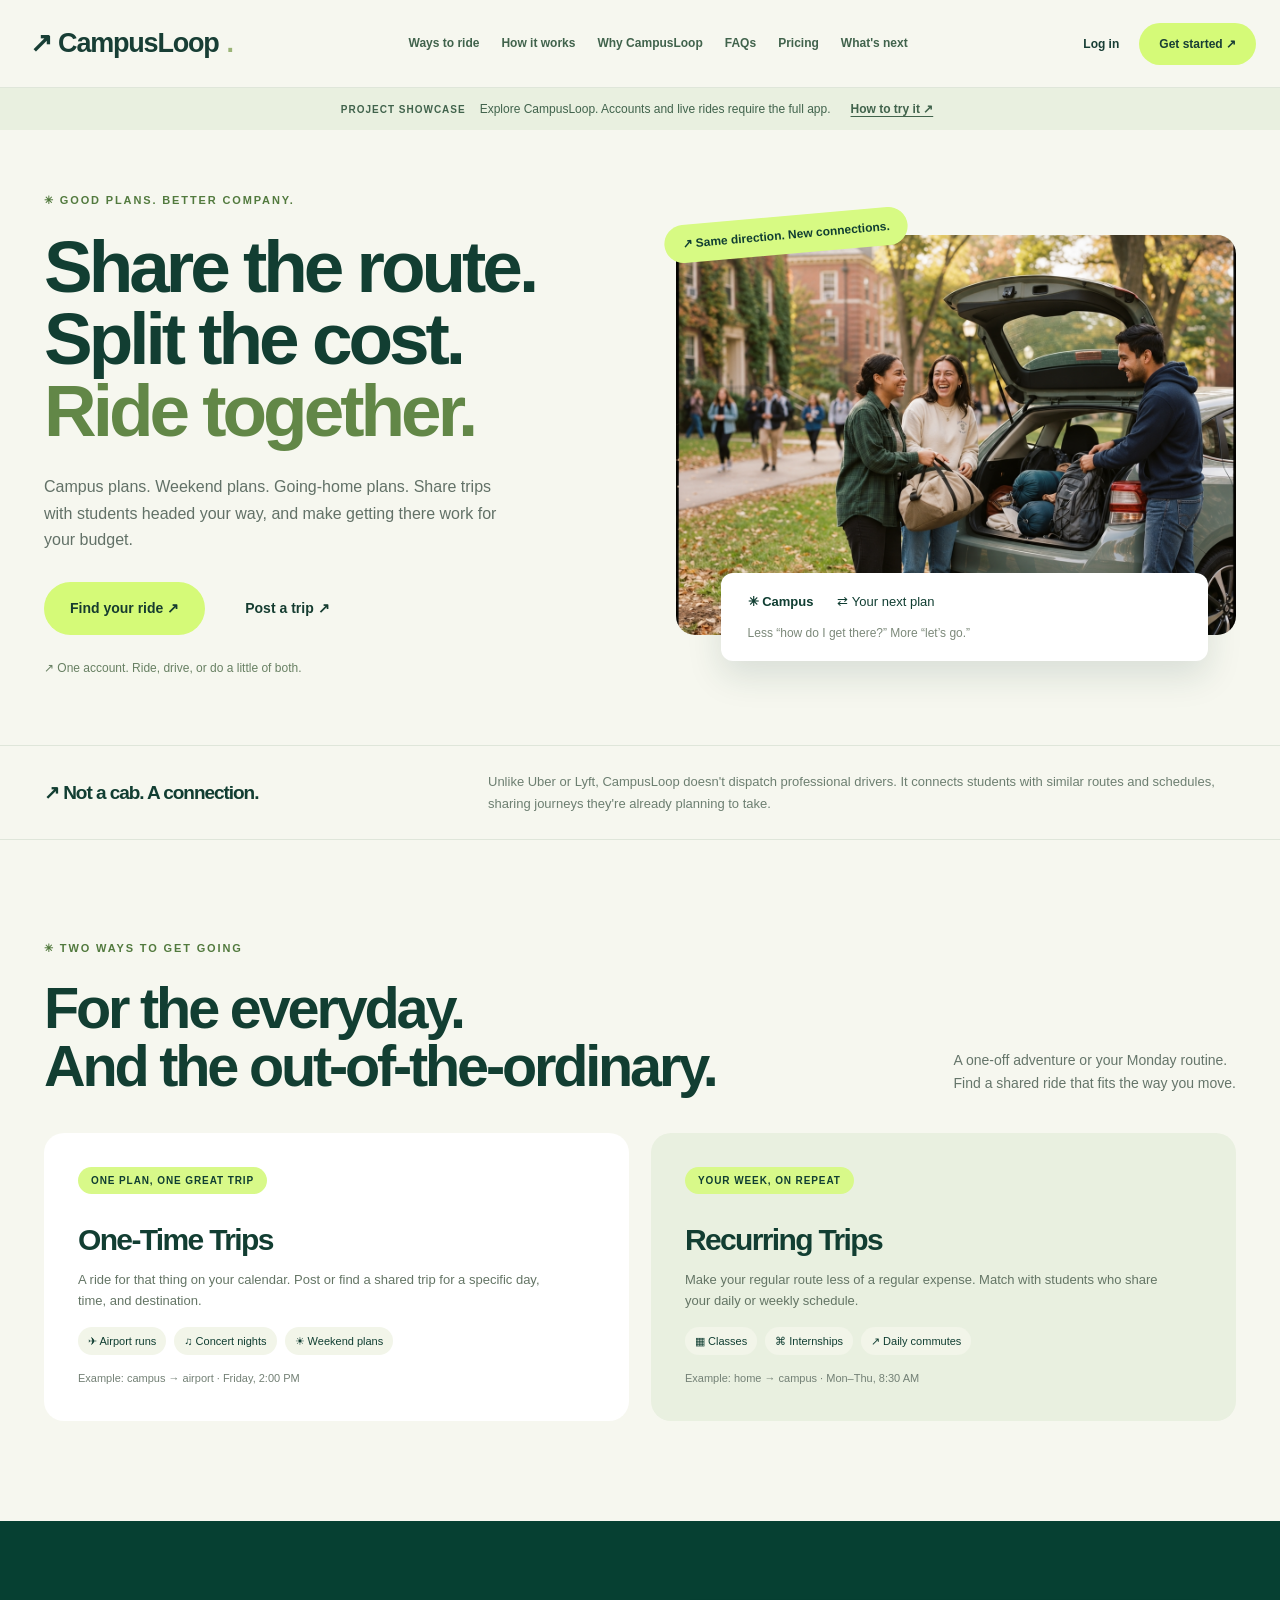
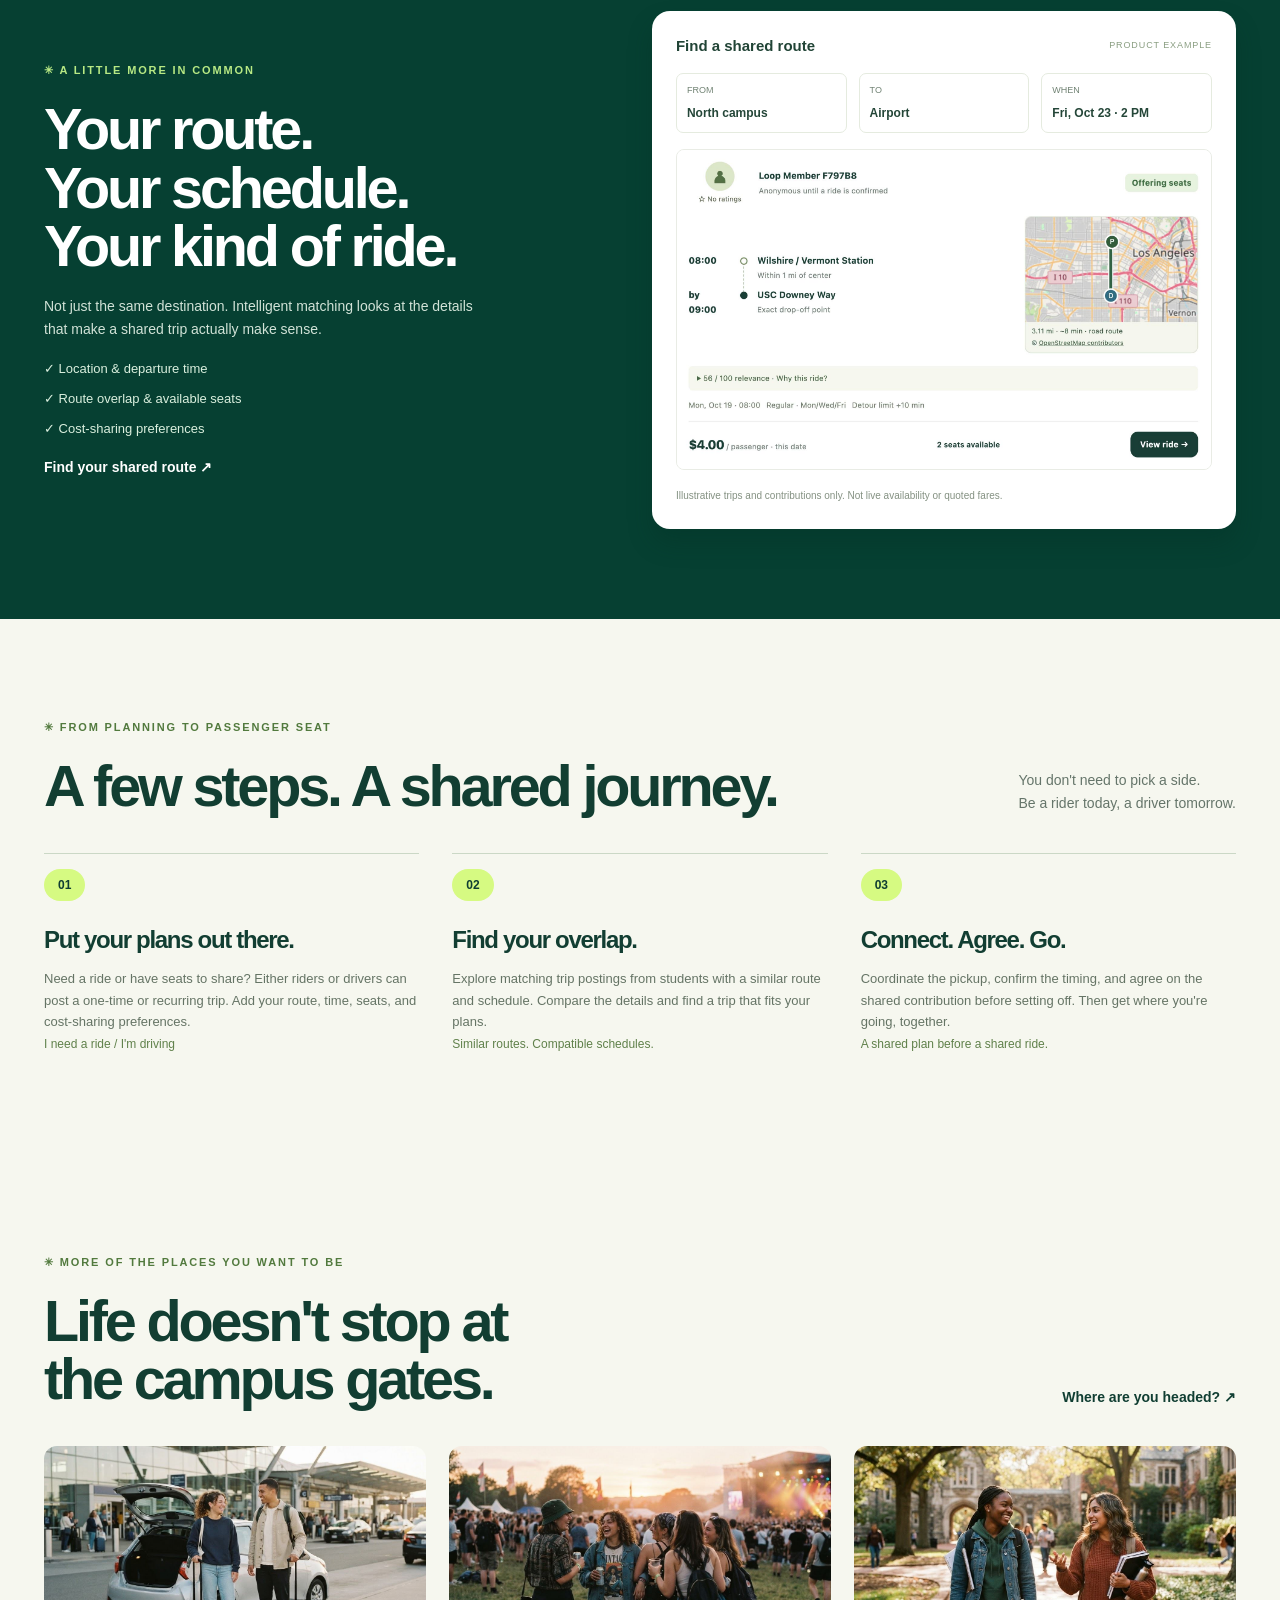
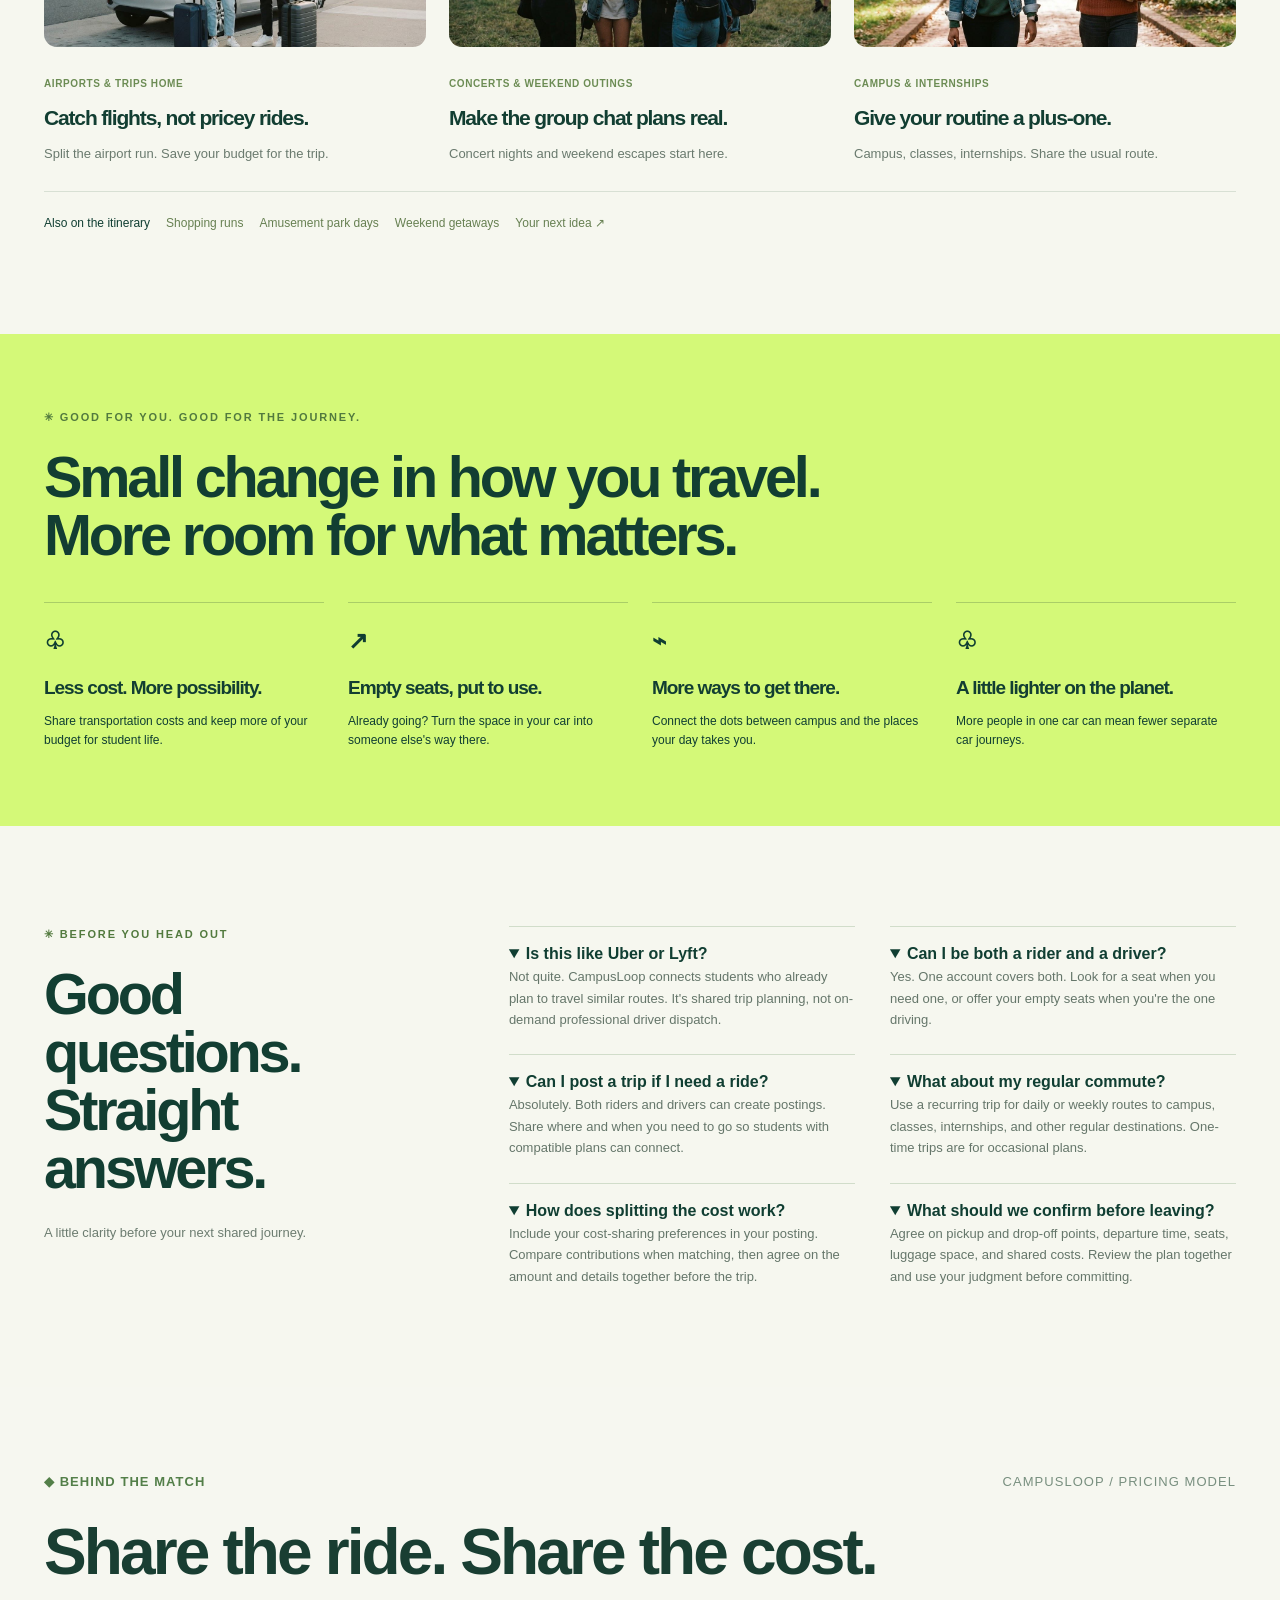
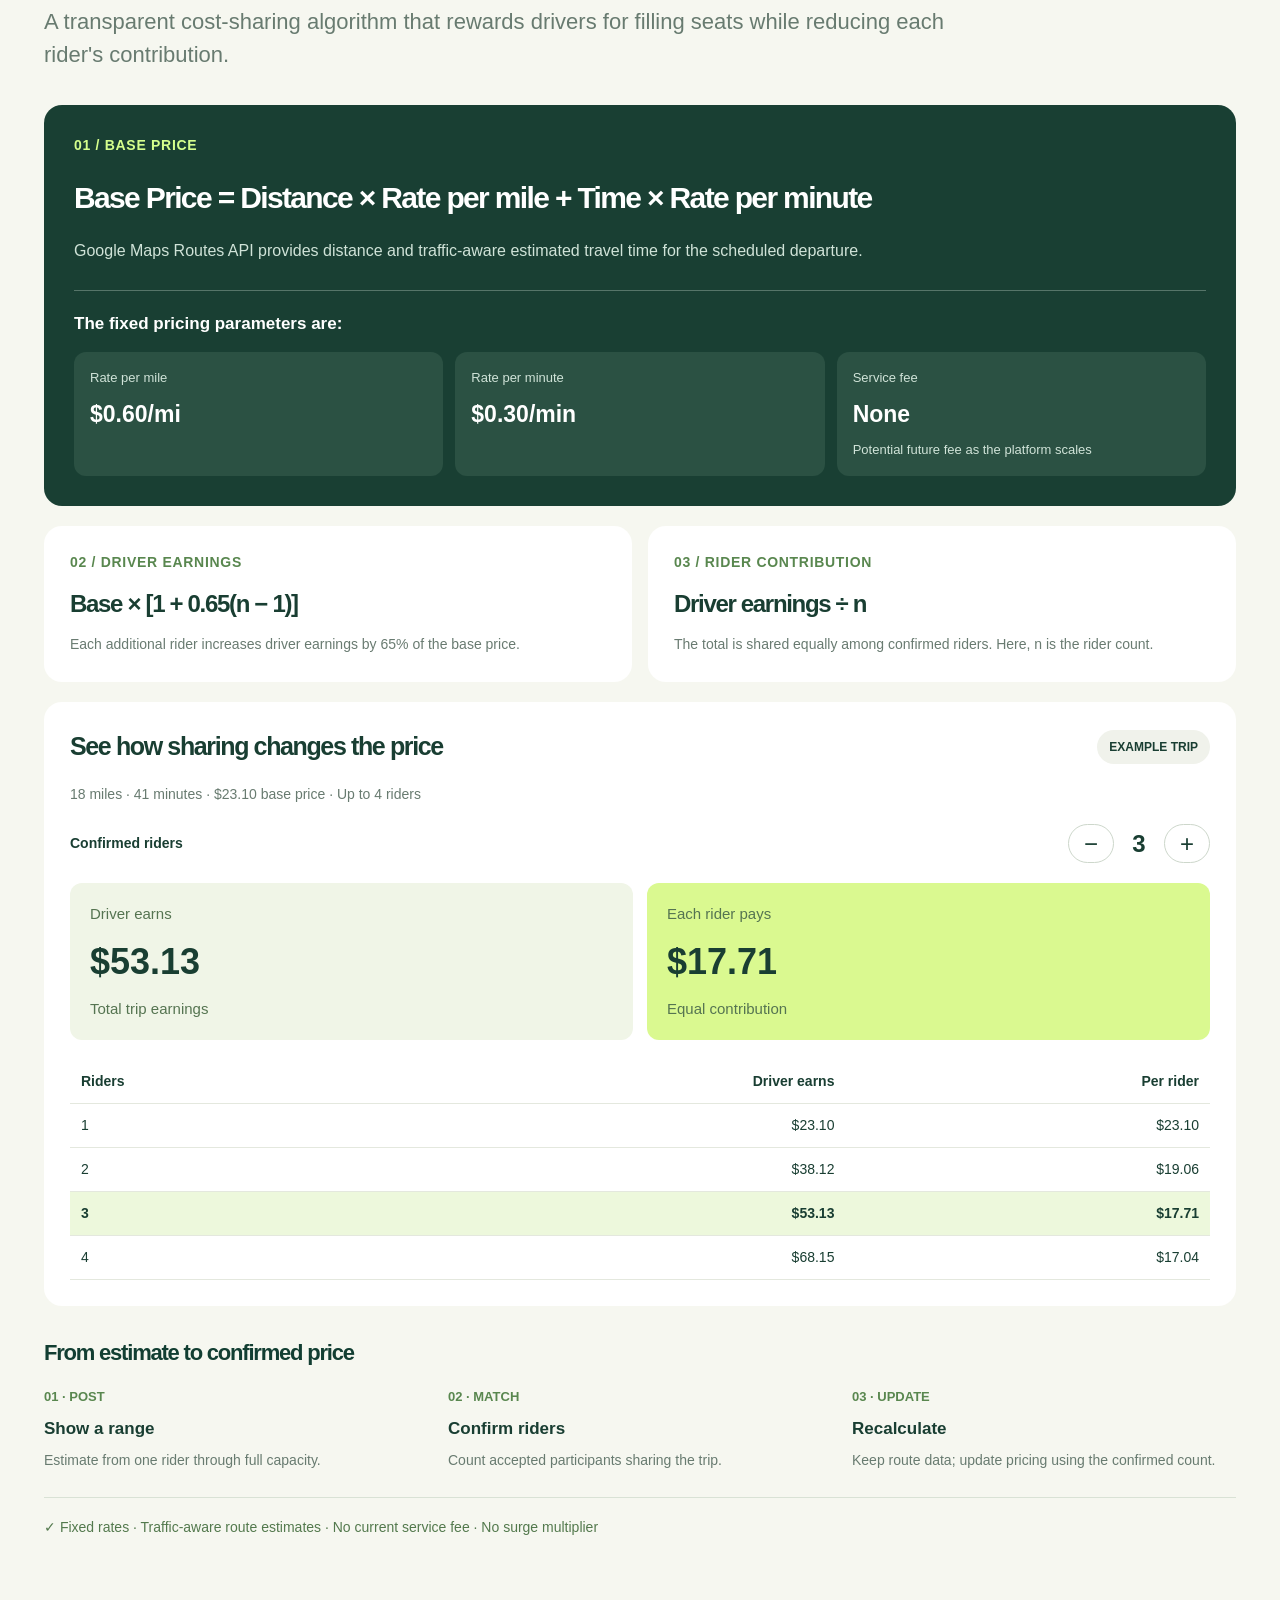
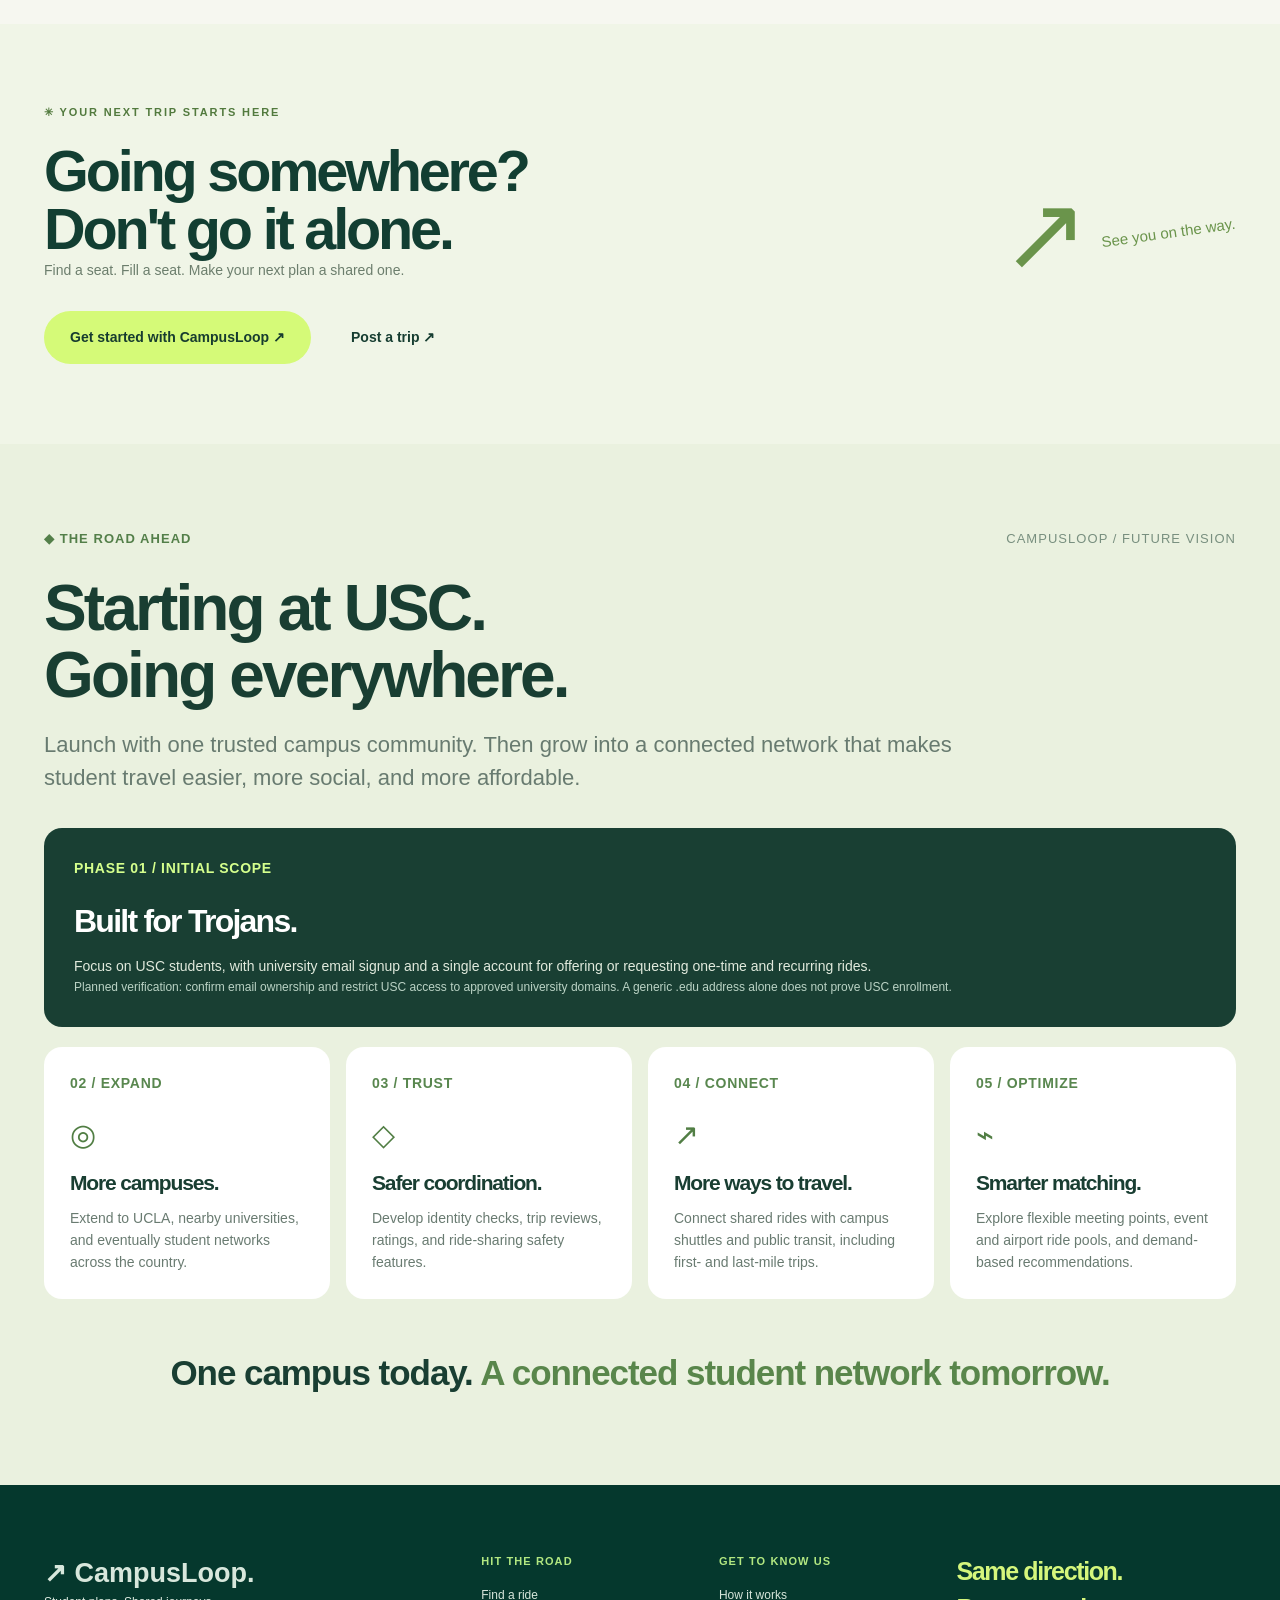
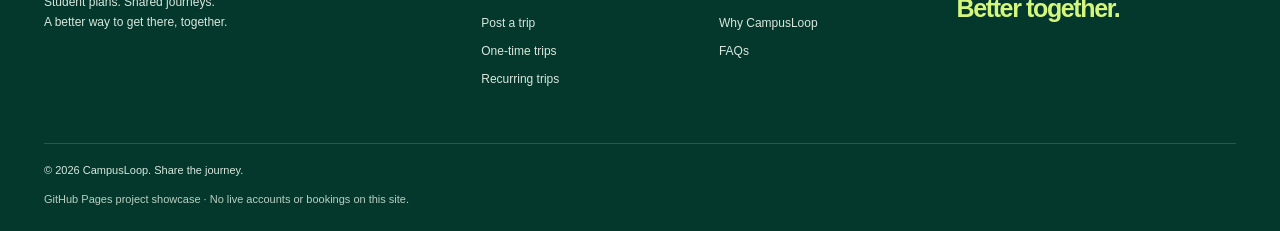
<file: index.html>
<!doctype html>
<html lang="en">
<head>
  <meta charset="utf-8">
  <meta name="viewport" content="width=device-width, initial-scale=1">
  <meta name="description" content="CampusLoop connects student riders and drivers. Explore our student carpooling project, transparent cost-sharing model, and university expansion roadmap.">
  <link rel="icon" href="data:,">
  <meta name="theme-color" content="#193f33">
  <meta name="campusloop-pages-version" content="__PAGES_VERSION__">
  <title>CampusLoop — Share the route. Split the cost.</title>
  <!-- This entry point is for static hosting. Docker still serves static/index.html. -->
  <link rel="stylesheet" href="./static/style.css?v=__PAGES_VERSION__">
  <link rel="stylesheet" href="./static/landing.css?v=__PAGES_VERSION__">
  <link rel="stylesheet" href="./static/pages.css?v=__PAGES_VERSION__">
  <script src="./static/pages-config.js?v=__PAGES_VERSION__" defer></script>
  <script src="./static/landing.js?v=__PAGES_VERSION__" defer></script>
  <script src="./static/pages.js?v=__PAGES_VERSION__" defer></script>
</head>
<body class="pages-showcase">
  <a class="pages-skip-link" href="#app">Skip to content</a>
  <header>
    <button type="button" class="brand" data-nav="home" aria-label="CampusLoop home">↗ CampusLoop<span class="pages-brand-dot">.</span></button>
    <nav id="navigation" aria-label="Main navigation">
      <a href="#ways-to-ride">Ways to ride</a>
      <a href="#how-it-works">How it works</a>
      <a href="#why-campusloop">Why CampusLoop</a>
      <a href="#faqs">FAQs</a>
      <a href="#pricing-model">Pricing</a>
      <a href="#whats-next">What's next</a>
    </nav>
    <div class="top-actions row" id="account">
      <button type="button" data-nav="auth" class="landing-header-login">Log in</button>
      <button type="button" data-nav="browse" class="landing-header-start">Get started ↗</button>
    </div>
  </header>
  <aside class="pages-notice" aria-label="Hosting information">
    <span class="pages-status">PROJECT SHOWCASE</span>
    <span>Explore CampusLoop. Accounts and live rides require the full app.</span>
    <button type="button" data-pages-help>How to try it ↗</button>
  </aside>
  <main id="app" tabindex="-1">
    <section class="panel pages-loading"><h1>CampusLoop</h1><p>Loading the project showcase…</p></section>
  </main>
  <dialog id="pages-dialog" aria-labelledby="pages-dialog-title" aria-describedby="pages-dialog-description">
    <div class="modal-head">
      <h2 id="pages-dialog-title">Try the full CampusLoop app.</h2>
      <button type="button" class="close" data-pages-close aria-label="Close dialog">×</button>
    </div>
    <div class="modal-body pages-dialog-body">
      <p id="pages-dialog-description">This GitHub Pages site is the public project showcase. Accounts, ride postings, bookings, live route estimates, and the Ollama chatbot require the Python backend.</p>
      <div class="pages-dialog-feature"><strong>Already available here</strong><p>Explore the landing page, open the FAQs, try the rider-count pricing example, and read the roadmap.</p></div>
      <h3>Run the full app locally</h3>
      <p>Download or clone the repository, start Docker Desktop, and open a terminal in the folder containing <code>compose.yaml</code>.</p>
      <pre><code>HEKY_PORT=8010 docker compose up --build -d</code></pre>
      <p>After the containers start, open <a href="http://localhost:8010" target="_blank" rel="noopener noreferrer">http://localhost:8010</a> on <strong>your own computer</strong>. Configure your Google Routes API key in your local <code>.env</code> file for live route estimates.</p>
      <p class="pages-dialog-note">No account or booking is created on this showcase. Do not enter API keys or passwords here.</p>
      <div class="pages-dialog-actions">
        <a class="btn primary" data-live-app-link hidden>Open live app ↗</a>
        <a class="btn outline" data-repository-link hidden target="_blank" rel="noopener noreferrer">View repository ↗</a>
        <button type="button" class="btn subtle" data-pages-close>Keep exploring</button>
      </div>
    </div>
  </dialog>
  <noscript><p class="pages-noscript">Enable JavaScript to view the CampusLoop showcase and interactive pricing example. The complete application can also be run locally using Docker Compose.</p></noscript>
</body>
</html>
</file>
<file: static/style.css>
:root {
  --ink:#183e35;
  --muted:#718078;
  --line:#e2e7df;
  --paper:#f5f6f1;
  --lime:#d8f58a;
  --white:#fff;
  --red:#ac493c
}

* {
  box-sizing:border-box
}

body {
  margin:0;
  background:var(--paper);
  color:var(--ink);
  font:14px/1.5 -apple-system,BlinkMacSystemFont,"Segoe UI",Arial,sans-serif
}

button,input,select,textarea {
  font:inherit;
  color:inherit
}

button {
  cursor:pointer
}

button:disabled {
  cursor:not-allowed;
  opacity:.5
}

button,a,input,select,textarea {
  outline-offset:4px
}

button:focus-visible,a:focus-visible {
  outline:2px solid #477b55
}

button {
  border:0;
  background:none
}

h1,h2,h3,p {
  margin:0
}

svg {
  vertical-align:middle
}

small {
  font-size:12px
}

.muted {
  color:var(--muted)
}

.row {
  display:flex;
  align-items:center;
  gap:12px
}

.between {
  justify-content:space-between
}

.wrap {
  flex-wrap:wrap
}

.stack {
  display:grid;
  gap:16px
}

.grow {
  flex:1
}

.icon {
  width:19px;
  height:19px;
  flex-shrink:0
}

.btn {
  display:inline-flex;
  align-items:center;
  justify-content:center;
  gap:8px;
  border-radius:10px;
  padding:12px 18px;
  font-weight:650;
  transition:background .18s,transform .18s
}

.btn:hover {
  transform:translateY(-1px)
}

.primary {
  background:var(--ink);
  color:white
}

.primary:hover {
  background:#295a48
}

.lime {
  background:var(--lime);
  color:var(--ink)
}

.outline {
  border:1px solid var(--line);
  background:white
}

.subtle {
  background:#edf1e8
}

.danger {
  color:var(--red);
  background:#fff0ec
}

.link {
  color:var(--ink);
  font-weight:650;
  text-decoration:underline;
  text-underline-offset:4px
}

.badge {
  display:inline-flex;
  align-items:center;
  gap:5px;
  padding:4px 9px;
  border-radius:6px;
  font-size:11px;
  font-weight:700;
  white-space:nowrap;
  background:#eff4e9;
  color:#466242
}

.badge.green {
  background:#e7f3df;
  color:#417044
}

.badge.amber {
  background:#fff3db;
  color:#8a6420
}

.badge.gray {
  background:#f1f2ee;
  color:#6b776f
}

.badge.dark {
  color:white;
  background:var(--ink)
}

.eyebrow {
  font-size:10px;
  letter-spacing:1.8px;
  font-weight:750;
  text-transform:uppercase
}

.avatar {
  display:grid;
  place-items:center;
  width:40px;
  height:40px;
  border-radius:50%;
  background:#f0d8c9;
  color:#725044;
  font-size:12px;
  font-weight:750;
  flex-shrink:0
}

.avatar.sage {
  background:#dce7cb;
  color:#547044
}

.avatar.blue {
  background:#d9e6eb;
  color:#466778
}

.avatar.pink {
  background:#ecdce6;
  color:#806077
}

header {
  height:88px;
  border-bottom:1px solid var(--line);
  background:#fff;
  display:flex;
  align-items:center;
  padding:0 max(28px,calc((100vw - 1280px)/2));
  gap:60px
}

.brand {
  font-size:31px;
  font-weight:850;
  letter-spacing:-2px;
  display:flex;
  gap:8px;
  align-items:center
}

.brand svg {
  width:31px;
  height:34px
}

nav {
  height:100%;
  display:flex;
  gap:30px;
  align-items:stretch
}

nav button {
  padding:0;
  font-size:13px;
  font-weight:650;
  color:#849087;
  position:relative;
  white-space:nowrap
}

nav button.active {
  color:var(--ink)
}

nav button.active:after {
  content:"";
  height:3px;
  position:absolute;
  bottom:0;
  left:0;
  right:0;
  background:var(--ink)
}

.count {
  display:inline-grid;
  place-items:center;
  background:var(--lime);
  font-size:10px;
  min-width:17px;
  height:17px;
  border-radius:50%;
  margin-left:4px
}

.top-actions {
  margin-left:auto
}

.campus-pill {
  padding:7px 10px;
  background:#f5f6f1;
  border-radius:8px;
  font-size:11px
}

.profile-button {
  padding:0
}

.profile-button .avatar {
  width:35px;
  height:35px;
  background:#dce7cb
}

main {
  max-width:1280px;
  margin:auto;
  padding:38px 28px 36px
}

.hero {
  display:flex;
  justify-content:space-between;
  align-items:center;
  margin-bottom:28px;
  gap:24px
}

.hero h1 {
  font-size:42px;
  line-height:1.16;
  letter-spacing:-1.8px;
  margin:10px 0 10px;
  font-weight:720
}

.hero p {
  color:var(--muted);
  font-size:13px
}

.hero-art {
  width:235px;
  height:108px;
  position:relative;
  display:grid;
  place-items:center
}

.hero-art svg {
  width:235px;
  height:108px
}

.hero-art .caption {
  position:absolute;
  bottom:-6px;
  right:12px;
  font-size:10px;
  color:var(--muted)
}

.demo-label {
  display:inline-flex;
  align-items:center;
  gap:6px;
  color:#507644
}

.dot {
  height:6px;
  width:6px;
  display:inline-block;
  background:#7d9c4a;
  border-radius:50%
}

.searchbox {
  display:grid;
  grid-template-columns:1.3fr 1.2fr 1fr .9fr auto;
  gap:0;
  background:white;
  padding:13px;
  border:1px solid var(--line);
  border-radius:14px;
  box-shadow:0 4px 15px #1b493505;
  margin-bottom:18px
}

.field {
  display:grid;
  gap:3px;
  padding:0 17px;
  border-right:1px solid var(--line)
}

.field label {
  font-size:9px;
  font-weight:750;
  letter-spacing:1.3px;
  color:var(--muted);
  text-transform:uppercase
}

.field select,.field input {
  border:0;
  background:white;
  width:100%;
  padding:3px 0;
  font-weight:650;
  font-size:12px;
  min-height:28px
}

.searchbox .btn {
  margin-left:13px;
  padding:12px 21px
}

.controls {
  display:flex;
  align-items:center;
  justify-content:space-between;
  gap:10px;
  margin-bottom:23px
}

.segmented {
  background:#e9ede4;
  border-radius:9px;
  padding:4px;
  display:flex;
  gap:3px
}

.segmented button {
  padding:8px 15px;
  border-radius:6px;
  font-size:11px;
  font-weight:650;
  color:#75816f
}

.segmented button.active {
  background:white;
  color:var(--ink);
  box-shadow:0 1px 4px #183e350b
}

.chip {
  padding:8px 12px;
  font-size:11px;
  border:1px solid var(--line);
  border-radius:7px;
  display:inline-flex;
  gap:6px;
  align-items:center;
  background:transparent
}

.chip.selected {
  background:#e8f0db;
  border-color:#acc58d
}

.filter-count {
  font-size:10px;
  background:var(--ink);
  color:#fff;
  padding:0 5px;
  border-radius:4px
}

.layout {
  display:grid;
  grid-template-columns:minmax(0,1.55fr) minmax(300px,1fr);
  gap:26px
}

.section-title {
  margin-bottom:13px
}

.section-title h2 {
  font-size:15px;
  letter-spacing:-.25px
}

.section-title select {
  font-size:10px;
  border:0;
  background:transparent;
  color:var(--muted);
  padding:4px
}

.ride-list {
  display:grid;
  gap:12px
}

.ride-card {
  background:white;
  border:1px solid var(--line);
  border-radius:13px;
  padding:20px 22px;
  transition:box-shadow .2s,border-color .2s
}

.ride-card:hover {
  border-color:#b2c6a3;
  box-shadow:0 5px 20px #153d3510
}

.person {
  display:flex;
  align-items:center;
  gap:10px
}

.person strong {
  font-size:12px;
  display:block
}

.person small {
  font-size:10px;
  color:var(--muted)
}

.ride-route {
  display:grid;
  grid-template-columns:54px 18px 1fr;
  gap:6px 10px;
  margin:18px 0
}

.time {
  font-weight:750;
  font-size:12px;
  line-height:20px
}

.time small {
  font-size:9px;
  font-weight:500;
  color:var(--muted)
}

.route-dots {
  position:relative;
  display:flex;
  flex-direction:column;
  align-items:center;
  gap:22px;
  padding-top:5px;
  grid-row:span 2;
  grid-column:2
}

.route-dots:before {
  content:"";
  position:absolute;
  left:8px;
  top:10px;
  bottom:9px;
  border-left:1px dashed #a9ba9d
}

.route-dots i {
  height:8px;
  width:8px;
  background:white;
  border:1.5px solid #7b9367;
  border-radius:50%;
  z-index:1
}

.route-dots i:last-child {
  background:var(--ink);
  border-color:var(--ink)
}

.place {
  font-weight:650;
  font-size:12px;
  line-height:20px
}

.place small {
  display:block;
  font-size:10px;
  color:var(--muted);
  font-weight:400
}

.ride-meta {
  display:flex;
  gap:8px;
  flex-wrap:wrap;
  margin-top:8px
}

.ride-meta span {
  font-size:10px;
  color:#73816e;
  display:flex;
  gap:4px;
  align-items:center
}

.ride-meta .icon {
  width:13px;
  height:13px
}

.card-bottom {
  display:flex;
  align-items:center;
  justify-content:space-between;
  border-top:1px solid #f0f2ed;
  padding-top:13px;
  margin-top:14px;
  gap:10px
}

.card-bottom .btn {
  font-size:11px;
  padding:9px 13px
}

.price {
  font-weight:750;
  font-size:17px;
  letter-spacing:-.5px
}

.price small {
  font-size:10px;
  color:var(--muted);
  font-weight:400;
  letter-spacing:0
}

.seat {
  font-size:10px;
  font-weight:650;
  display:flex;
  align-items:center;
  gap:5px
}

.seat.full {
  color:#a07730
}

.match {
  font-size:10px;
  color:#557449;
  font-weight:700
}

.aside {
  align-self:start;
  position:sticky;
  top:20px
}

.map-card {
  background:white;
  border:1px solid var(--line);
  border-radius:13px;
  overflow:hidden
}

.map-header {
  padding:17px 20px
}

.map-header strong {
  font-size:12px
}

.map-header small {
  font-size:9px
}

.map-wrap {
  background:#e9eddf;
  position:relative;
  height:269px;
  overflow:hidden
}

.map-wrap svg {
  width:100%;
  height:100%
}

.map-key {
  position:absolute;
  left:13px;
  bottom:12px;
  border:1px solid #e1e8d9;
  background:#fffffff0;
  border-radius:6px;
  padding:5px 8px;
  font-size:9px
}

.map-info {
  padding:18px 20px
}

.map-info .row {
  gap:20px
}

.stat strong {
  font-size:16px;
  display:block
}

.stat small {
  color:var(--muted);
  font-size:9px
}

.map-info p {
  font-size:10px;
  color:var(--muted);
  margin-top:12px;
  line-height:1.6
}

.community {
  margin-top:15px;
  padding:21px 22px;
  background:var(--ink);
  color:white;
  border-radius:13px;
  position:relative;
  overflow:hidden
}

.community h3 {
  font-size:19px;
  letter-spacing:-.5px;
  line-height:1.25;
  max-width:210px
}

.community p {
  font-size:10px;
  line-height:1.7;
  color:#c3d4c7;
  margin:9px 0 16px;
  max-width:260px
}

.community .btn {
  font-size:11px;
  padding:10px 13px
}

.community:after {
  content:"↗";
  position:absolute;
  right:17px;
  top:12px;
  font-size:60px;
  color:#a3c28644;
  font-weight:200
}

.micro-note {
  font-size:9px;
  color:#8b968b;
  text-align:center;
  margin-top:12px
}

.empty {
  padding:45px 20px;
  text-align:center;
  background:white;
  border:1px dashed #c8d3bf;
  border-radius:12px
}

.empty h3 {
  margin:10px 0 6px
}

.empty p {
  color:var(--muted);
  font-size:12px;
  margin-bottom:16px
}

.footer {
  border-top:1px solid var(--line);
  padding-top:22px;
  margin-top:30px;
  display:flex;
  justify-content:space-between;
  gap:10px;
  font-size:10px;
  color:#7f8a7e
}

.footer button {
  font-size:10px;
  color:#71816c;
  text-decoration:underline
}

.page-top {
  margin-bottom:26px
}

.page-top h1 {
  font-size:32px;
  letter-spacing:-1px;
  margin:6px 0
}

.page-top p {
  font-size:12px;
  color:var(--muted)
}

.my-grid {
  display:grid;
  grid-template-columns:1.5fr 1fr;
  gap:24px
}

.panel {
  background:white;
  border:1px solid var(--line);
  border-radius:13px;
  padding:22px
}

.panel h3 {
  font-size:14px
}

.daystrip {
  display:flex;
  gap:7px;
  margin:18px 0
}

.daybtn {
  padding:10px 15px;
  border:1px solid var(--line);
  border-radius:8px;
  font-size:11px;
  display:grid;
  text-align:center;
  gap:3px
}

.daybtn.active {
  background:var(--ink);
  color:white;
  border-color:var(--ink)
}

.daybtn strong {
  font-size:15px
}

.member {
  display:flex;
  align-items:center;
  justify-content:space-between;
  gap:8px;
  padding:12px 0;
  border-bottom:1px solid #eef0eb
}

.member:last-child {
  border:0
}

.member .avatar {
  width:30px;
  height:30px;
  font-size:10px
}

.member .person strong {
  font-size:11px
}

.member .person small {
  font-size:9px
}

.member .badge {
  font-size:9px
}

.timeline {
  padding-left:15px;
  border-left:2px solid #d9e8c5;
  margin:15px 0
}

.timeline p {
  font-size:11px;
  padding:6px 0 6px 10px;
  color:#5c7354
}

.request {
  background:white;
  border:1px solid var(--line);
  border-radius:12px;
  padding:20px;
  margin-bottom:12px
}

.request p {
  font-size:12px;
  margin:12px 0;
  color:var(--muted)
}

.pending-card {
  padding:18px;
  background:#fff;
  border:1px solid var(--line);
  border-radius:10px
}

.pending-card p {
  font-size:12px;
  margin:8px 0
}

.tabs-small {
  display:flex;
  gap:20px;
  border-bottom:1px solid var(--line);
  margin:16px 0 24px
}

.tabs-small button {
  padding:12px 0;
  font-size:12px;
  color:var(--muted);
  border-bottom:2px solid transparent
}

.tabs-small button.active {
  border-color:var(--ink);
  color:var(--ink);
  font-weight:700
}

.notice {
  background:#f0f5e6;
  padding:12px 14px;
  border-radius:9px;
  font-size:11px;
  line-height:1.7;
  color:#627457
}

.alert {
  background:#fff4e9;
  color:#8b6229
}

.success {
  background:#eaf4e3;
  color:#42613c
}

.pill-row {
  display:flex;
  flex-wrap:wrap;
  gap:6px
}

.form-grid {
  display:grid;
  grid-template-columns:1fr 1fr;
  gap:15px
}

.form-field {
  display:grid;
  gap:6px;
  font-size:11px;
  font-weight:650
}

.form-field input,.form-field select,.form-field textarea {
  border:1px solid #dce3d5;
  border-radius:8px;
  padding:11px;
  background:white;
  width:100%;
  font-size:12px;
  font-weight:400
}

.form-field textarea {
  resize:vertical;
  min-height:70px
}

.form-field small {
  color:var(--muted);
  font-size:10px;
  font-weight:400
}

.span2 {
  grid-column:span 2
}

.weekdays {
  display:flex;
  gap:6px
}

.weekdays label {
  flex:1
}

.weekdays input {
  position:absolute;
  opacity:0;
  width:1px;
  height:1px
}

.weekdays span {
  display:block;
  border:1px solid var(--line);
  padding:9px 0;
  text-align:center;
  border-radius:7px;
  font-size:11px
}

.weekdays input:checked+span {
  background:var(--ink);
  color:white;
  border-color:var(--ink)
}

.weekdays input:focus-visible+span {
  outline:2px solid #819d5e;
  outline-offset:2px
}

.check {
  display:flex;
  gap:9px;
  align-items:flex-start;
  font-size:11px;
  line-height:1.6;
  font-weight:400
}

.check input {
  accent-color:var(--ink);
  margin:3px 0;
  width:15px;
  height:15px;
  flex-shrink:0
}

.summary-box {
  border:1px solid var(--line);
  padding:16px;
  border-radius:10px;
  margin:18px 0
}

.summary-line {
  display:flex;
  justify-content:space-between;
  gap:15px;
  padding:7px 0;
  font-size:12px
}

.summary-line span:first-child {
  color:var(--muted)
}

dialog {
  width:min(550px,calc(100vw - 28px));
  border:1px solid var(--line);
  border-radius:18px;
  padding:0;
  color:var(--ink);
  box-shadow:0 25px 100px #102e3440;
  max-height:90vh
}

dialog::backdrop {
  background:#102b2960;
  backdrop-filter:blur(4px)
}

.modal-head {
  display:flex;
  align-items:center;
  justify-content:space-between;
  padding:22px 25px 15px;
  border-bottom:1px solid #eef0e9
}

.modal-head h2 {
  font-size:19px;
  letter-spacing:-.5px
}

.close {
  font-size:23px;
  line-height:1;
  width:30px;
  height:30px;
  color:#849079;
  border-radius:50%
}

.close:hover {
  background:#eef1e7
}

.modal-body {
  padding:22px 25px 25px
}

.modal-body>p {
  font-size:12px;
  color:var(--muted);
  margin-bottom:16px
}

.modal-body h3 {
  font-size:14px
}

.modal-actions {
  display:flex;
  gap:10px;
  justify-content:flex-end;
  margin-top:22px
}

.modal-actions .btn {
  font-size:12px
}

.toast {
  position:fixed;
  bottom:26px;
  left:50%;
  transform:translate(-50%,20px);
  opacity:0;
  background:var(--ink);
  color:white;
  padding:13px 20px;
  border-radius:10px;
  box-shadow:0 5px 20px #12362f30;
  z-index:100;
  pointer-events:none;
  transition:.25s;
  font-size:12px;
  max-width:90%;
  text-align:center
}

.toast.show {
  opacity:1;
  transform:translate(-50%,0)
}

.guide-step {
  display:flex;
  gap:13px;
  margin:17px 0
}

.guide-step>b {
  display:grid;
  place-items:center;
  background:#eaf1dc;
  border-radius:50%;
  width:27px;
  height:27px;
  font-size:11px;
  flex-shrink:0
}

.guide-step strong {
  font-size:12px
}

.guide-step p {
  font-size:11px;
  color:var(--muted);
  margin-top:3px
}

@media(min-width:1500px) {
  main {
    padding-top:46px
  }
  .hero {
    margin-bottom:32px
  }
  .hero h1 {
    font-size:46px
  }

}

@media(max-width:1000px) {
  header {
    gap:30px;
    padding:0 24px
  }
  .campus-pill {
    display:none
  }
  .layout {
    grid-template-columns:1.3fr 1fr;
    gap:18px
  }
  .searchbox {
    grid-template-columns:1fr 1fr 1fr 1fr auto
  }
  .field {
    padding:0 10px
  }
  .searchbox .btn {
    padding:10px;
    margin-left:5px
  }
  .searchbox .btn span {
    display:none
  }
  .controls {
    flex-wrap:wrap
  }
  .hero h1 {
    font-size:36px
  }
  .my-grid {
    grid-template-columns:1.2fr 1fr
  }

}

@media(max-width:760px) {
  header {
    height:72px;
    padding:0 18px;
    gap:25px
  }
  .brand {
    font-size:26px
  }
  .brand svg {
    width:24px
  }
  nav {
    gap:16px
  }
  nav button {
    font-size:11px
  }
  .top-actions .outline {
    display:none
  }
  .profile-button .avatar {
    width:30px;
    height:30px
  }
  .top-actions {
    gap:5px
  }
  main {
    padding:25px 18px
  }
  .hero {
    align-items:flex-start
  }
  .hero h1 {
    font-size:34px
  }
  .hero-art {
    display:none
  }
  .hero p {
    max-width:260px
  }
  .hero>.btn {
    font-size:11px;
    padding:10px;
    white-space:nowrap
  }
  .searchbox {
    grid-template-columns:1fr 1fr;
    padding:13px;
    gap:13px
  }
  .field {
    border:0;
    padding:0 5px
  }
  .searchbox .btn {
    grid-column:span 2;
    margin:0
  }
  .searchbox .btn span {
    display:inline
  }
  .layout,.my-grid {
    grid-template-columns:1fr
  }
  .aside {
    position:static
  }
  .map-wrap {
    height:230px
  }
  .community {
    margin-top:12px
  }
  .controls .row {
    gap:6px
  }
  .controls {
    align-items:flex-start
  }
  .segmented button {
    padding:8px 10px
  }
  .chip {
    padding:8px 10px
  }
  .ride-card {
    padding:18px
  }
  .footer {
    flex-wrap:wrap
  }
  .form-grid {
    gap:12px
  }
  .modal-body {
    padding:20px
  }
  .modal-head {
    padding:20px
  }
  .daystrip {
    gap:5px
  }
  .daybtn {
    padding:9px 11px
  }
  .card-bottom {
    flex-wrap:wrap
  }

}

@media(max-width:430px) {
  header {
    gap:14px
  }
  nav {
    gap:12px
  }
  .brand {
    font-size:25px;
    gap:4px
  }
  .brand svg {
    width:21px
  }
  .row.between.page-top {
    align-items:flex-start
  }
  .page-top h1 {
    font-size:27px
  }

}

@media(prefers-reduced-motion:reduce) {
  * {
    transition:none!important;
    scroll-behavior:auto!important
  }

}

/* Independent point-or-area selectors for each endpoint. */.route-point {
  position:relative;
  align-self:stretch;
  min-height:20px
}

.route-point:before {
  content:"";
  position:absolute;
  left:5px;
  top:6px;
  width:7px;
  height:7px;
  border:1.5px solid #7b9367;
  background:white;
  border-radius:50%;
  z-index:1
}

.route-point.start:after {
  content:"";
  position:absolute;
  left:9px;
  top:13px;
  bottom:-13px;
  border-left:1px dashed #a9ba9d
}

.route-point.end:before {
  background:var(--ink);
  border-color:var(--ink)
}

.location-button {
  display:grid;
  text-align:left;
  gap:2px;
  padding:3px 0;
  width:100%;
  min-width:0
}

.location-button strong {
  font-size:12px;
  overflow:hidden;
  text-overflow:ellipsis;
  white-space:nowrap;
  max-width:220px
}

.location-button small {
  font-size:9px;
  color:#779065;
  font-weight:500
}

.location-control {
  border:1px solid var(--line);
  padding:16px;
  border-radius:12px;
  min-width:0;
  margin:0;
  background:#fbfcf8
}

.location-control legend {
  font-size:12px;
  font-weight:750;
  padding:0 6px
}

.location-mode {
  display:grid;
  grid-template-columns:1fr 1fr;
  gap:8px;
  margin-bottom:14px
}

.location-mode label {
  cursor:pointer;
  position:relative
}

.location-mode input {
  position:absolute;
  opacity:0;
  pointer-events:none
}

.location-mode span {
  display:grid;
  border:1px solid #dce4d4;
  border-radius:8px;
  padding:10px 11px;
  font-size:11px;
  font-weight:650;
  background:white;
  gap:2px
}

.location-mode small {
  font-size:9px;
  font-weight:400;
  color:var(--muted)
}

.location-mode input:checked+span {
  background:#ebf3de;
  border-color:#97b578;
  color:var(--ink)
}

.location-mode input:focus-visible+span {
  outline:2px solid #548242;
  outline-offset:2px
}

.location-radius {
  margin-top:12px
}

.location-radius[hidden] {
  display:none
}

.radius-presets {
  display:flex;
  gap:5px;
  margin-top:6px;
  flex-wrap:wrap
}

.radius-presets button {
  border:1px solid var(--line);
  border-radius:5px;
  padding:4px 8px;
  font-size:10px;
  background:white
}

.location-preview {
  display:flex;
  align-items:center;
  gap:12px;
  padding:11px 0 0;
  font-size:10px;
  color:#65795c
}

.location-preview svg {
  width:55px;
  height:55px;
  flex-shrink:0
}

.location-preview strong {
  display:block;
  font-size:11px;
  color:var(--ink)
}

.location-note {
  font-size:10px;
  line-height:1.6;
  color:#7c8973;
  margin-top:10px
}

.endpoint-summary {
  display:grid;
  gap:9px;
  padding:12px 0 3px;
  border-top:1px solid var(--line);
  margin-top:14px
}

.endpoint-summary p {
  margin:0!important;
  font-size:10px!important
}

.endpoint-summary strong {
  color:var(--ink);
  font-size:11px;
  display:block
}

.location-settings-note {
  font-size:10px;
  color:#7a8871;
  margin:-6px 0 20px;
  display:flex;
  gap:8px;
  align-items:center;
  flex-wrap:wrap
}

.location-settings-note button {
  font-size:10px;
  padding:4px 7px;
  border-radius:5px;
  background:#eaf0df
}

.location-state {
  font-size:9px;
  display:inline-flex;
  gap:4px;
  align-items:center;
  color:#617b4e;
  background:#f0f5e9;
  padding:2px 5px;
  border-radius:4px;
  margin-top:2px
}

.form-grid .location-control {
  grid-column:span 2
}

.field {
  min-width:0
}

.searchbox {
  grid-template-columns:1.25fr 1.25fr 1fr .8fr auto
}

@media(max-width:760px) {
  .searchbox {
    grid-template-columns:1fr 1fr
  }
  .location-button strong {
    max-width:100%;
    white-space:normal;
    font-size:11px
  }
  .location-control {
    padding:13px
  }
  .location-mode span {
    padding:9px
  }
  .location-settings-note {
    margin-bottom:18px
  }

}

/* Server-backed app */.auth-layout {
  display:grid;
  grid-template-columns:1fr 1fr;
  gap:65px;
  align-items:center;
  min-height:65vh
}

.auth-story h1 {
  font-size:60px;
  line-height:1.06;
  letter-spacing:-3px;
  margin:20px 0
}

.auth-story p {
  max-width:360px;
  color:var(--muted);
  line-height:1.8
}

.auth-story .badge {
  margin-top:28px
}

.auth-card {
  max-width:450px;
  background:white;
  padding:32px;
  border:1px solid var(--line);
  border-radius:18px
}

.auth-card h2 {
  font-size:24px;
  letter-spacing:-.7px
}

.auth-card .form-field {
  margin-top:15px
}

.auth-card .btn {
  width:100%;
  margin-top:18px
}

.auth-card .tabs-small {
  margin-bottom:20px
}

.app-search {
  display:grid;
  grid-template-columns:1fr 1fr 1fr 1fr auto;
  gap:12px;
  padding:18px;
  background:white;
  border:1px solid var(--line);
  border-radius:13px
}

.app-search .form-field {
  font-size:10px
}

.app-search>.btn {
  align-self:end
}

.location-details {
  grid-column:1/-1;
  border-top:1px solid var(--line);
  padding-top:12px
}

.location-details summary {
  cursor:pointer;
  font-size:11px;
  font-weight:650
}

.location-grid {
  display:grid;
  grid-template-columns:1fr 1fr;
  gap:15px;
  margin-top:15px
}

.location-input {
  border:1px solid var(--line);
  border-radius:10px;
  padding:14px;
  margin:0;
  min-width:0;
  background:#fafcf7
}

.location-input legend {
  font-size:12px;
  font-weight:700
}

.location-input .form-field {
  margin-top:10px
}

.coords {
  display:grid;
  grid-template-columns:1fr 1fr;
  gap:9px
}

.location-input:disabled {
  opacity:.5
}

.location-input:disabled legend {
  opacity:1
}

.mapbox {
  height:250px;
  margin:14px 0;
  border:1px solid var(--line);
  border-radius:10px;
  background:#edf2e6;
  display:grid;
  place-items:center;
  color:#718467;
  font-size:12px;
  z-index:0
}

.map-toolbar {
  display:flex;
  gap:8px;
  align-items:center;
  flex-wrap:wrap;
  font-size:11px
}

.map-toolbar button.active {
  background:var(--ink);
  color:white
}

.rag-card {
  position:sticky;
  top:20px;
  border-radius:14px;
  border:1px solid var(--line);
  background:#fff;
  padding:22px
}

.rag-card h3 {
  font-size:20px;
  letter-spacing:-.5px
}

.rag-card textarea {
  width:100%;
  min-height:90px;
  border:1px solid var(--line);
  border-radius:9px;
  padding:12px;
  resize:vertical;
  font:inherit;
  font-size:12px;
  margin:15px 0 10px
}

.rag-answer {
  font-size:12px;
  line-height:1.85;
  white-space:pre-wrap;
  margin:15px 0
}

.source {
  border-top:1px solid var(--line);
  padding:10px 0;
  font-size:10px
}

.source summary {
  cursor:pointer;
  color:#527340;
  font-weight:650
}

.source p {
  margin-top:6px;
  color:#6d7e63
}

.full-width {
  width:100%
}

.party-proposal {
  display:grid;
  gap:5px;
  border:1px solid var(--line);
  border-radius:8px;
  padding:12px;
  font-size:11px;
  margin-top:12px
}

.party-proposal small {
  font-size:10px;
  color:var(--muted)
}

.error-box {
  padding:13px;
  border-radius:9px;
  background:#fff1ec;
  color:#9f493e;
  font-size:12px;
  margin:12px 0
}

.ride-heading {
  font-size:18px;
  margin:26px 0 13px;
  letter-spacing:-.5px
}

.ride-meta code {
  font-size:10px;
  color:#667c5b
}

.dialog-wide {
  width:min(750px,calc(100vw - 28px))
}

.modal-body .location-grid {
  grid-column:span 2;
  margin:0
}

.modal-body form .notice {
  margin-top:15px
}

.messages {
  display:grid;
  gap:10px;
  max-height:330px;
  overflow-y:auto;
  margin:16px 0
}

.message {
  padding:11px;
  border-radius:9px;
  background:#f0f5e7;
  font-size:12px
}

.message strong {
  font-size:10px;
  display:block;
  color:#6b8258;
  margin-bottom:4px
}

.board-title {
  margin-top:24px
}

.app-footer {
  margin-top:35px;
  font-size:10px;
  color:#8a9680;
  display:flex;
  justify-content:space-between;
  gap:15px;
  border-top:1px solid var(--line);
  padding-top:20px
}

.status-label {
  padding:5px 8px;
  border-radius:6px;
  font-size:10px;
  background:#edf3e4;
  display:inline-block
}

.date-chooser {
  border:1px solid var(--line);
  border-radius:8px;
  background:white;
  padding:9px
}

.request-actions {
  display:flex;
  gap:8px;
  flex-wrap:wrap;
  margin-top:15px
}

.request-actions .btn {
  font-size:11px;
  padding:9px 13px
}

.post-submit {
  position:sticky;
  bottom:0;
  padding:12px 0 0;
  background:white
}

.loading {
  opacity:.6;
  pointer-events:none
}

button[aria-pressed=true] {
  background:var(--ink);
  color:white
}

.screen-reader {
  position:absolute;
  clip:rect(0,0,0,0);
  width:1px;
  height:1px;
  overflow:hidden
}

.app-search .location-details .btn {
  font-size:11px
}

.mapbox.leaflet-container {
  display:block
}

.check {
  cursor:pointer
}

input[type=checkbox] {
  accent-color:var(--ink)
}

#modal [hidden] {
  display:none!important
}

#modal .summary-line {
  flex-wrap:wrap
}

#modal .form-grid .location-grid {
  grid-column:1/-1
}

.server-status {
  font-size:10px;
  color:#70904e
}

.help-text {
  font-size:10px;
  line-height:1.7;
  color:var(--muted)
}

@media(max-width:900px) {
  .auth-layout {
    gap:25px
  }
  .auth-story h1 {
    font-size:45px
  }
  .app-search {
    grid-template-columns:1fr 1fr
  }
  .app-search>.btn {
    grid-column:span 2
  }
  .location-grid {
    grid-template-columns:1fr
  }
  .layout {
    grid-template-columns:1.4fr 1fr
  }

}

@media(max-width:760px) {
  .auth-layout {
    grid-template-columns:1fr;
    min-height:0
  }
  .auth-story h1 {
    font-size:38px;
    letter-spacing:-1.5px
  }
  .auth-story {
    padding:15px 0
  }
  .auth-story .badge {
    margin:15px 0
  }
  .auth-card {
    max-width:none;
    padding:24px
  }
  .auth-story p {
    font-size:12px
  }
  .layout {
    grid-template-columns:1fr
  }
  .rag-card {
    position:static
  }
  .hero .btn {
    flex-shrink:0
  }
  .location-grid {
    grid-template-columns:1fr
  }
  .app-search {
    grid-template-columns:1fr 1fr;
    padding:14px
  }
  .app-footer {
    flex-wrap:wrap
  }
  .account-name {
    display:none
  }
  .form-grid {
    grid-template-columns:1fr
  }
  .form-grid .span2,.modal-body form .location-grid {
    grid-column:1
  }
  .modal-actions {
    flex-wrap:wrap
  }
  .party-proposal {
    overflow-wrap:anywhere
  }
  nav {
    gap:12px
  }
  nav button {
    font-size:11px
  }

}

/* CampusLoop place-and-range controls */.brand {
  font-size:27px;
  letter-spacing:-1.2px;
  white-space:nowrap
}

header {
  gap:35px
}

.place-search-row {
  display:flex;
  gap:7px;
  align-items:stretch
}

.place-search-row input {
  min-width:0;
  flex:1
}

.place-search-row .btn {
  font-size:10px;
  padding:9px;
  white-space:nowrap
}

.place-results {
  display:grid;
  gap:4px;
  max-height:220px;
  overflow-y:auto;
  margin-top:7px
}

.place-result {
  text-align:left;
  padding:10px;
  border:1px solid #dce5d4;
  background:white;
  border-radius:7px;
  font-size:11px;
  line-height:1.5
}

.place-result:hover {
  background:#eaf3dd
}

.place-results small {
  font-size:9px;
  color:var(--muted);
  padding-top:5px
}

.location-feedback {
  font-size:10px;
  line-height:1.6;
  color:#527546;
  background:#eef4e5;
  padding:9px;
  border-radius:7px;
  margin-top:10px
}

.location-input input[type=range] {
  padding:0;
  accent-color:var(--ink);
  min-height:26px;
  width:100%
}

.location-input output {
  font-size:11px;
  font-weight:750;
  color:#3a663a
}

.match-summary {
  display:grid;
  gap:4px;
  padding:11px 13px;
  background:#edf5df;
  border-radius:8px;
  font-size:10px;
  margin-top:10px;
  color:#658050
}

.match-summary strong {
  font-size:11px;
  color:#34563a
}

.mapbox[hidden] {
  display:none!important
}

.location-grid .location-input {
  align-self:start
}

.app-search .location-details {
  min-width:0
}

.ride-list {
  align-content:start
}

.rag-card {
  max-height:calc(100vh - 35px);
  overflow-y:auto
}

#search-form>.location-details>p {
  margin-top:12px
}

.radius-presets button {
  font-size:10px;
  padding:5px 7px
}

#auth-form [data-form-error] {
  margin-top:12px
}

#auth-form [data-form-error][hidden] {
  display:none
}

.location-input .map-toolbar .link {
  font-size:10px
}

.location-mode-note {
  font-size:10px;
  color:var(--muted)
}

@media(max-width:760px) {
  header {
    height:auto;
    min-height:72px;
    padding:12px 18px;
    gap:12px;
    flex-wrap:wrap
  }
  header nav {
    order:3;
    width:100%;
    height:38px;
    justify-content:center;
    gap:28px
  }
  header .top-actions {
    margin-left:auto
  }
  header .server-status {
    display:none
  }
  .brand {
    font-size:25px
  }
  .auth-story h1 {
    font-size:37px
  }
  .rag-card {
    max-height:none
  }
  .place-search-row {
    flex-wrap:wrap
  }
  .place-search-row input {
    flex-basis:65%
  }
  .place-search-row .btn {
    flex:1
  }
  .app-search .location-grid {
    grid-template-columns:1fr
  }

}

.build-version {
  font-size:10px;
  font-weight:500;
  color:#527546;
  white-space:nowrap;
  margin-left:-24px
}

@media(max-width:760px) {
  .build-version {
    margin-left:-5px
  }

}

.place-search-row {
  align-items:flex-end
}

.place-search-row>.form-field {
  flex:1;
  min-width:0
}

.place-search-row>.btn {
  flex:none;
  margin-bottom:0
}

.matched-person {
  font-size:12px;
  background:#edf5df;
  border-radius:8px;
  padding:12px;
  margin:12px 0
}

.location-input .grow input {
  width:100%
}

/* Roles, agreed terms, ratings and visible-only route thumbnails. */.identity-mark {
  display:grid;
  justify-items:center;
  gap:5px;
  min-width:84px
}

.identity-mark .avatar {
  width:39px;
  height:39px;
  display:grid;
  place-items:center
}

.rating {
  font-size:9px!important;
  line-height:1.3!important;
  color:#59644c!important;
  white-space:nowrap
}

.person {
  align-items:center
}

.person>div:not(.identity-mark) {
  display:grid;
  gap:4px
}

.route-with-map {
  display:grid;
  grid-template-columns:minmax(0,1fr) 232px;
  gap:15px;
  align-items:center;
  margin:17px 0
}

.route-with-map .ride-route {
  margin:0;
  min-width:0
}

.route-preview {
  margin:0;
  overflow:hidden;
  border:1px solid #dde5d5;
  border-radius:9px;
  background:#f4f7ef;
  min-width:0
}

.route-image {
  line-height:0
}

.route-image svg {
  display:block;
  width:100%;
  height:auto
}

.route-preview figcaption {
  font-size:9px;
  padding:6px 8px 3px;
  line-height:1.45;
  color:#3c5b41
}

.route-preview>small {
  display:block;
  font-size:8px;
  padding:0 8px 7px
}

.route-preview a {
  color:#426446
}

.my-filters {
  display:grid;
  grid-template-columns:repeat(4,minmax(0,1fr)) auto auto;
  gap:10px;
  align-items:end;
  margin:20px 0 30px
}

.my-filters input,.my-filters select {
  width:100%;
  min-width:0
}

.ride-group {
  margin-top:30px
}

.ride-group>h2 {
  font-size:21px;
  margin-bottom:15px
}

.ride-group>h2 small {
  font-size:12px;
  color:var(--muted);
  font-weight:400;
  margin-left:8px
}

.ride-group .panel {
  padding:22px
}

.agreed-price {
  padding:13px;
  background:#f3f6eb;
  border-radius:7px;
  font-size:12px;
  line-height:1.6;
  margin:14px 0
}

.recommendation {
  font-size:10px;
  color:#4a6746;
  padding:9px 11px;
  background:#f5f8ef;
  border-radius:6px;
  margin-bottom:12px
}

.recommendation summary {
  cursor:pointer
}

.recommendation p,.recommendation small {
  display:block;
  line-height:1.6;
  margin-top:6px
}

.passenger-list {
  display:flex;
  flex-wrap:wrap;
  gap:20px;
  margin:16px 0
}

.matched-person strong {
  font-size:14px
}

.matched-person p {
  margin:0;
  font-size:12px
}

.lab-scenarios {
  margin:24px 0
}

.lab-scenarios h2 {
  font-size:18px
}

.lab-scenarios p {
  font-size:12px;
  line-height:1.8;
  margin:12px 0
}

.demo-members {
  margin:17px 0
}

.demo-members .member {
  gap:12px;
  font-size:11px;
  flex-wrap:wrap
}

.app-search {
  grid-template-columns:repeat(3,minmax(0,1fr))
}

.app-search>.btn {
  grid-column:auto
}

.my-filters .btn {
  white-space:nowrap
}

header {
  gap:20px
}

.build-version {
  margin-left:0
}

nav {
  gap:17px
}

@media(max-width:1050px) {
  .my-filters {
    grid-template-columns:repeat(3,minmax(0,1fr))
  }
  .route-with-map {
    grid-template-columns:minmax(0,1fr) 185px
  }
  .layout {
    grid-template-columns:minmax(0,1fr) 280px
  }

}

@media(max-width:760px) {
  .route-with-map {
    grid-template-columns:1fr
  }
  .route-preview {
    width:100%;
    max-width:320px
  }
  .route-image {
    max-height:180px;
    overflow:hidden
  }
  .my-filters {
    grid-template-columns:1fr 1fr
  }
  .app-search {
    grid-template-columns:1fr 1fr
  }
  .layout {
    grid-template-columns:1fr
  }
  .person {
    gap:9px
  }
  .identity-mark {
    min-width:76px
  }
  header nav {
    gap:17px
  }
  .ride-card,.ride-group .panel {
    padding:18px
  }
  .card-bottom {
    flex-wrap:wrap;
    gap:12px
  }
  .lab-scenarios .row.between {
    flex-wrap:wrap;
    gap:8px
  }

}

.board-group>h2 {
  font-size:18px;
  margin:0 0 14px
}

.board-group>h2 small {
  font-size:11px;
  color:var(--muted);
  font-weight:400;
  margin-left:8px
}

.board-group+.board-group {
  margin-top:15px
}

.bell-wrap {
  position: relative
}

.bell-btn {
  position: relative;
  width: 38px;
  height: 38px;
  border-radius: 10px;
  border: 1px solid var(--line);
  background: #fff;
  display: grid;
  place-items: center;
  color: var(--ink)
}

.bell-btn:hover {
  background: #f0f4ea
}

.bell-btn .bell-dot {
  position: absolute;
  top: 6px;
  right: 6px;
  width: 8px;
  height: 8px;
  border-radius: 50%;
  background: var(--red);
  border: 2px solid #fff
}

.bell-panel {
  position: absolute;
  right: 0;
  top: calc(100% + 8px);
  width: min(360px, 88vw);
  max-height: 420px;
  overflow: auto;
  background: #fff;
  border: 1px solid var(--line);
  border-radius: 12px;
  box-shadow: 0 12px 40px #183e3522;
  z-index: 40;
  padding: 10px
}

.bell-panel h3 {
  font-size: 13px;
  margin: 4px 8px 10px
}

.bell-item {
  display: grid;
  gap: 4px;
  text-align: left;
  width: 100%;
  padding: 10px;
  border-radius: 8px;
  border: 0;
  background: transparent
}

.bell-item:hover {
  background: #f3f6ee
}

.bell-item.unread {
  background: #eef5df
}

.bell-item strong {
  font-size: 12px
}

.bell-item small {
  color: var(--muted);
  font-size: 10px;
  line-height: 1.45
}

.trip-kind-tabs {
  display: flex;
  gap: 8px;
  flex-wrap: wrap;
  margin: 0 0 18px
}

.trip-kind-tabs button {
  flex: 1;
  min-width: 110px;
  padding: 10px 12px;
  border: 1px solid var(--line);
  border-radius: 10px;
  background: #fff;
  font-size: 12px;
  font-weight: 650;
  color: #6a7668
}

.trip-kind-tabs button.active {
  background: var(--ink);
  border-color: var(--ink);
  color: #fff
}

.board-sort {
  margin: -6px 0 18px;
  align-items: end
}

.board-sort .form-field {
  min-width: 200px;
  margin: 0
}

.rating-stars {
  display: flex;
  gap: 8px;
  flex-wrap: wrap;
  margin: 12px 0 18px
}

.rating-stars label {
  display: grid;
  place-items: center;
  min-width: 52px;
  padding: 10px 8px;
  border: 1px solid var(--line);
  border-radius: 10px;
  cursor: pointer;
  font-size: 12px;
  font-weight: 650
}

.rating-stars input {
  position: absolute;
  opacity: 0;
  pointer-events: none
}

.rating-stars input:checked + span,
.rating-stars label:has(input:checked) {
  background: #e8f3cf;
  border-color: #6f8f3f
}

.owner-canceled-note {
  background: #f8ebe8;
  border: 1px solid #efcfc8;
  color: #7a3a32;
  border-radius: 8px;
  padding: 10px 12px;
  font-size: 11px;
  margin: 10px 0
}

.pricing-explanation {
  margin-top: 8px;
  font-size: 11px;
  line-height: 1.6
}

.pricing-explanation summary {
  cursor: pointer;
  font-weight: 650
}

.pricing-explanation p {
  margin-top: 8px
}

.pricing-route-info {
  grid-column: 1/-1;
  margin-top: 8px
}

.price .pricing-caption {
  display: block;
  margin-top: 4px;
  line-height: 1.5
}

#ride-results {
  scroll-margin-top: 24px
}

.recurring-period{display:flex;flex-direction:column;gap:5px;margin:12px 0;padding:12px 14px;border-left:3px solid #588268;background:#edf3eb;color:#234132;font-size:13px}.recurring-period span{font-size:12px;line-height:1.5}.series-dates{width:100%;border-collapse:collapse;margin:12px 0;font-size:12px;text-align:left}.series-dates th,.series-dates td{padding:9px 7px;border-bottom:1px solid #d5dfd2;vertical-align:top}.series-dates th{background:#edf3eb;color:#234132}.series-dates td{line-height:1.5}
</file>
<file: static/landing.css>
/* Landing page — original PDF design adapted to responsive, interactive HTML. */
body:has(.landing){background:#f6f7ef}body:has(.landing)>header{background:#f6f7ef;border-bottom:0}body:has(.landing)>main{max-width:none;padding:0;width:100%}body:has(.landing)>.app-footer,body:has(.landing) .app-footer{display:none}
.landing{color:#103e32;background:#f6f7ef;font-family:inherit;overflow:hidden}.landing *{box-sizing:border-box}.landing-shell{width:min(1320px,calc(100% - 88px));margin-inline:auto}.landing h1,.landing h2,.landing h3{color:#123e32;letter-spacing:-.055em}.landing h2{font-size:clamp(36px,4.5vw,66px);line-height:1.01;font-weight:850}.landing p{line-height:1.65}.landing-kicker{font-size:11px;letter-spacing:.17em;font-weight:800;color:#527a3e;margin-bottom:22px}.landing-hero{min-height:590px;padding-block:62px 68px;display:grid;grid-template-columns:1fr 1fr;gap:6%;align-items:center}.landing-hero h1{font-size:clamp(50px,5.7vw,87px);line-height:.99;font-weight:880;margin:0 0 27px}.landing-hero h1 em{font-style:normal;color:#628747}.landing-hero-copy>p{max-width:475px;color:#627167;font-size:16px}.landing-actions{display:flex;align-items:center;gap:14px;flex-wrap:wrap;margin-top:29px}.landing-button{border:1px solid transparent;display:inline-block;cursor:pointer;border-radius:40px;padding:15px 25px;font-size:14px;font-weight:750}.landing-button.lime{background:#d5fa78;color:#173c2f}.landing-button.ghost{background:transparent;color:#163d31}.landing-button:hover{filter:brightness(.95);transform:translateY(-1px)}.landing-small{display:block;font-size:12px;margin-top:24px;color:#688063}.landing-hero-image{position:relative}.landing-hero-image>img{width:100%;height:400px;object-fit:cover;border-radius:19px;display:block}.landing-image-tag{position:absolute;top:-19px;left:-12px;background:#d7fa83;padding:10px 18px;border-radius:30px;font-size:12px;font-weight:700;transform:rotate(-5deg)}.landing-float{position:absolute;bottom:-26px;left:8%;background:white;border-radius:12px;box-shadow:0 15px 35px #173a3421;padding:19px 27px;min-width:65%;display:flex;flex-wrap:wrap;gap:12px 24px}.landing-float strong,.landing-float span{font-size:13px}.landing-float small{display:block;width:100%;color:#7c897a}.landing-banner{border-block:1px solid #dfe6da}.landing-banner-inner{display:grid;grid-template-columns:1fr 2fr;gap:70px;align-items:center;padding-block:25px}.landing-banner h3{font-size:19px;margin:0}.landing-banner p{font-size:13px;margin:0;color:#6d7f71}.landing-section{padding-block:100px}.landing-section-heading{display:flex;justify-content:space-between;align-items:end;gap:24px;margin-bottom:38px}.landing-section-heading h2{margin:0}.landing-section-heading p{max-width:340px;color:#65756a;font-size:14px}.landing-trip-grid{display:grid;grid-template-columns:1fr 1fr;gap:22px}.landing-trip-card{border-radius:20px;background:#fff;padding:34px;min-height:270px;display:flex;flex-direction:column}.landing-trip-card.green{background:#e9f0e0}.landing-type{background:#d8f989;border-radius:25px;padding:6px 13px;align-self:flex-start;font-size:10px;font-weight:750;letter-spacing:.09em}.landing-trip-card h3{font-size:30px;margin:23px 0 7px}.landing-trip-card p{font-size:13px;color:#647565;max-width:480px}.landing-tags{display:flex;gap:8px;flex-wrap:wrap;margin:15px 0}.landing-tags span{border-radius:30px;background:#f2f5e9;padding:6px 10px;font-size:11px}.landing-trip-card small{font-size:11px;color:#738075;margin-top:auto}.landing-match{background:#064032;color:#fff;padding-block:90px}.landing-match-inner{display:grid;grid-template-columns:44% 1fr;gap:7%;align-items:center}.landing-match h2{color:white;margin:0 0 20px}.landing-match .landing-kicker{color:#b8e984}.landing-match p{max-width:450px;color:#d1e2d7;font-size:14px}.landing-match ul{padding:0;list-style:none;font-size:13px;line-height:2.3;color:#daefde}.landing-text-link{background:none;border:0;padding:0;color:inherit;text-align:left;font-size:14px;font-weight:750;cursor:pointer}.landing-demo-card{background:white;padding:24px;color:#214436;border-radius:18px;box-shadow:0 14px 24px #002b2145}.landing-demo-title{display:flex;justify-content:space-between;align-items:center;font-size:15px}.landing-demo-title small{font-size:9px;letter-spacing:.1em;color:#899d80}.landing-demo-fields{display:grid;grid-template-columns:repeat(3,1fr);gap:12px;margin:16px 0}.landing-demo-fields span{border:1px solid #e5ebdf;border-radius:7px;padding:10px;font-size:9px;color:#708273}.landing-demo-fields strong{display:block;font-size:12px;color:#244638;margin-top:6px}.landing-demo-card img{width:100%;height:auto;border:1px solid #e9ece5;border-radius:8px}.landing-demo-card p{color:#849182;font-size:10px;margin:12px 0 0}.landing-steps{display:grid;grid-template-columns:repeat(3,1fr);gap:33px}.landing-steps article{border-top:1px solid #cbd8c6;padding-top:20px}.landing-steps article>span{background:#d6fa82;padding:9px 14px;border-radius:30px;font-weight:800;font-size:12px}.landing-steps h3{font-size:24px;margin:27px 0 10px}.landing-steps p{font-size:13px;color:#657465}.landing-steps small{color:#60814b;font-size:12px}.landing-dest-grid{display:grid;grid-template-columns:repeat(3,1fr);gap:23px}.landing-dest-grid img{width:100%;aspect-ratio:1.9;object-fit:cover;border-radius:13px;margin-bottom:19px}.landing-dest-grid article>span{font-size:10px;letter-spacing:.06em;color:#6c8c54;font-weight:800}.landing-dest-grid h3{font-size:21px;margin:9px 0}.landing-dest-grid p{font-size:13px;color:#6a7a6e}.landing-also{border-top:1px solid #d8e0d4;margin-top:27px;padding-top:22px;display:flex;flex-wrap:wrap;gap:16px;font-size:12px}.landing-also span{color:#678052}.landing-benefits{background:#d4f978;padding:75px 0}.landing-benefits h2{margin:0 0 38px}.landing-benefit-grid{display:grid;grid-template-columns:repeat(4,1fr);gap:24px}.landing-benefit-grid article{border-top:1px solid #aace67;padding-top:20px}.landing-benefit-grid b{font-size:24px}.landing-benefit-grid h3{font-size:19px;margin:15px 0 9px}.landing-benefit-grid p{font-size:12px}.landing-faq{display:grid;grid-template-columns:31% 1fr;gap:8%}.landing-faq h2{margin:0 0 25px}.landing-faq>div>p{font-size:13px;color:#6c7c70}.landing-faq-grid{display:grid;grid-template-columns:1fr 1fr;gap:24px 35px}.landing-faq-grid details{border-top:1px solid #d1ddca;padding-top:15px}.landing-faq-grid summary{font-size:16px;font-weight:800;cursor:pointer}.landing-faq-grid p{font-size:13px;color:#65766a}.landing-cta{padding-block:80px;background:#f0f5e7}.landing-cta-inner{display:flex;justify-content:space-between;align-items:center}.landing-cta h2{margin:0}.landing-cta p{color:#6c7e6d}.landing-cta-art{font-size:105px;color:#6a944b;display:flex;align-items:center;gap:12px}.landing-cta-art span{font-size:15px;transform:rotate(-8deg)}.landing-footer{padding:68px 0 24px;color:#d8e7dc;background:#05382d}.landing-footer>.landing-shell:first-child{display:grid;grid-template-columns:2fr 1fr 1fr 1.4fr;gap:38px}.landing-footer strong{font-size:27px}.landing-footer p{font-size:12px}.landing-footer b{display:block;color:#b2e781;font-size:11px;letter-spacing:.1em;margin-bottom:12px}.landing-footer button,.landing-footer a{border:0;background:none;color:#d8e7dc;text-align:left;display:block;padding:5px 0;font-size:12px;cursor:pointer;text-decoration:none}.landing-footer h3{color:#d5f67c;font-size:25px}.landing-copyright{border-top:1px solid #27594a;margin-top:50px;padding-top:18px;font-size:11px}
@media(max-width:900px){.landing-shell{width:min(100% - 44px,1320px)}.landing-hero{min-height:auto}.landing-hero h1{font-size:clamp(44px,6vw,70px)}.landing-hero-image>img{height:330px}.landing-benefit-grid{grid-template-columns:1fr 1fr}.landing-match-inner{grid-template-columns:1fr 1fr}.landing-demo-fields{grid-template-columns:1fr}.landing-demo-fields span{display:none}.landing-faq{grid-template-columns:1fr}}
@media(max-width:650px){.landing-hero,.landing-match-inner,.landing-trip-grid,.landing-steps,.landing-dest-grid,.landing-faq-grid{grid-template-columns:1fr}.landing-hero{padding-top:30px;gap:45px}.landing-hero h1{font-size:54px}.landing-hero-image>img{height:265px}.landing-banner-inner{display:block}.landing-section{padding-block:60px}.landing-section-heading{display:block}.landing-section-heading p{margin-top:17px}.landing h2{font-size:40px}.landing-match{padding-block:65px}.landing-match-inner{gap:38px}.landing-benefit-grid{grid-template-columns:1fr 1fr;gap:16px}.landing-cta-art{display:none}.landing-footer>.landing-shell:first-child{grid-template-columns:1fr 1fr}.landing-footer>.landing-shell:first-child>div:first-child{grid-column:1/-1}}

body:has(.landing) #navigation a{font-size:12px;color:#41634c;text-decoration:none;font-weight:650;white-space:nowrap}body:has(.landing) #navigation a:hover{text-decoration:underline}body:has(.landing) .build-version{display:none}.landing-header-start{border-radius:25px;background:#d5fa78;padding:12px 20px;font-size:12px;font-weight:800}.landing-header-login{font-size:12px;font-weight:700}.landing-header-start:hover{background:#bdea57}body:has(.landing) header{max-width:none}body:has(.landing) #navigation{margin-inline:auto}@media(max-width:760px){body:has(.landing) header nav{order:3;justify-content:space-around;gap:8px}body:has(.landing) #navigation a{font-size:10px}}



/* Presentation slides: pricing and roadmap */
.cl-slide{padding:85px 0;background:#f6f7f0;color:#193e32;scroll-margin-top:90px}
.cl-slide .landing-shell{max-width:1320px}
.cl-slide-top{display:flex;align-items:center;justify-content:space-between;gap:16px;color:#537f49;font-size:13px;font-weight:700;letter-spacing:.08em}
.cl-slide-top span:last-child{color:#788f7f;font-weight:500}
.cl-slide h2{font-size:clamp(38px,5vw,66px);line-height:1.04;letter-spacing:-.045em;margin:27px 0 20px;color:#193e32}
.cl-slide .cl-intro{font-size:clamp(17px,2vw,22px);color:#687b70;line-height:1.5;max-width:950px;margin:0 0 34px}
.cl-base-card{background:#193f33;color:#fff;border-radius:18px;padding:30px}
.cl-step{font-size:14px;font-weight:700;letter-spacing:.05em;color:#59874f}
.cl-base-card .cl-step{color:#d5ff8d}
.cl-base-card h3{font-size:clamp(22px,2.5vw,30px);line-height:1.3;margin:22px 0;color:white}
.cl-base-card p{color:#d0e3d8;font-size:16px;line-height:1.55;margin:0}
.cl-base-divider{height:1px;background:#567569;margin:26px 0 20px}
.cl-base-card h4{margin:0 0 16px;font-size:17px;color:white}
.cl-parameters{display:grid;grid-template-columns:repeat(3,minmax(0,1fr));gap:12px}
.cl-parameters>div{background:#2b5143;border-radius:12px;padding:16px;display:flex;flex-direction:column;gap:9px}
.cl-parameters span,.cl-parameters small{color:#d0e3d8;font-size:13px}
.cl-parameters strong{color:white;font-size:23px}
.cl-formula-grid{display:grid;grid-template-columns:1fr 1fr;gap:16px;margin:20px 0}
.cl-formula-grid article,.cl-demo-card,.cl-roadmap-grid article{background:white;border-radius:18px;padding:26px}
.cl-formula-grid h3{font-size:24px;line-height:1.3;margin:15px 0;color:#193e32}
.cl-formula-grid p,.cl-roadmap-grid p{color:#697b71;line-height:1.55;margin:0}
.cl-demo-head{display:flex;align-items:center;justify-content:space-between;gap:12px}
.cl-demo-head h3{font-size:25px;margin:0;color:#193e32}
.cl-demo-head span{font-size:12px;font-weight:700;background:#f0f2eb;border-radius:24px;padding:8px 12px}
.cl-demo-meta{color:#687b70;margin:18px 0}
.cl-demo-controls,.cl-demo-controls>div{display:flex;align-items:center;justify-content:space-between;gap:15px}
.cl-demo-controls button{min-width:46px;height:39px;border-radius:999px;border:1px solid #cdd7cb;background:white;color:#193e32;font-size:24px;cursor:pointer}
.cl-demo-controls button:disabled{opacity:.35;cursor:default}
.cl-demo-controls output{font-size:24px;font-weight:700;min-width:20px;text-align:center}
.cl-demo-results{display:grid;grid-template-columns:1fr 1fr;gap:14px;margin:20px 0}
.cl-demo-results>div{background:#f0f5e7;padding:20px;border-radius:12px;display:flex;flex-direction:column;gap:9px}
.cl-demo-results>div:last-child{background:#daf990}
.cl-demo-results span,.cl-demo-results small{color:#557451;font-size:15px}
.cl-demo-results strong{font-size:36px;color:#193e32}
.cl-table-wrap{overflow-x:auto}
.cl-table-wrap table{border-collapse:collapse;width:100%;color:#193e32}
.cl-table-wrap th,.cl-table-wrap td{padding:11px;text-align:left;border-bottom:1px solid #e4e8de}
.cl-table-wrap td:not(:first-child),.cl-table-wrap th:not(:first-child){text-align:right}
.cl-table-wrap .is-selected{background:#edf8dc;font-weight:700}
.cl-price-process{margin-top:30px}.cl-price-process h3{font-size:22px;margin:0 0 18px}
.cl-price-process>div{display:grid;grid-template-columns:repeat(3,1fr);gap:20px}
.cl-price-process article{display:flex;flex-direction:column;gap:9px}.cl-price-process article span{color:#59874f;font-weight:700;font-size:13px}.cl-price-process article strong{font-size:17px}.cl-price-process article p{margin:0;color:#687b70;line-height:1.45}
.cl-price-foot{border-top:1px solid #d9e2d5;margin:26px 0 0;padding-top:18px;color:#53794d;font-size:14px}
.cl-next-slide{background:#eaf1df}
.cl-current-focus{background:#193f33;color:white;border-radius:18px;padding:30px;margin-bottom:20px}
.cl-current-focus .cl-step{color:#d5ff8d}.cl-current-focus h3{font-size:32px;color:white;margin:18px 0 10px}
.cl-current-focus p{color:#e1eadd;line-height:1.6;max-width:850px}.cl-current-focus small{display:block;color:#bbd3c5;line-height:1.6;max-width:950px}
.cl-roadmap-grid{display:grid;grid-template-columns:repeat(4,minmax(0,1fr));gap:16px}
.cl-roadmap-grid article{min-height:225px}.cl-roadmap-icon{font-size:30px;margin:18px 0 10px;color:#517e44}.cl-roadmap-grid h3{font-size:21px;margin:0 0 10px;color:#193e32}
.cl-next-closing{text-align:center;font-size:clamp(22px,3.2vw,35px);font-weight:750;letter-spacing:-.03em;margin:48px 0 0}.cl-next-closing em{color:#59864b;font-style:normal}
@media(max-width:850px){.cl-roadmap-grid{grid-template-columns:1fr 1fr}.cl-parameters{grid-template-columns:1fr 1fr}.cl-price-process>div{grid-template-columns:1fr}}
@media(max-width:600px){.cl-slide{padding:55px 0}.cl-slide-top{font-size:10px}.cl-parameters,.cl-formula-grid,.cl-demo-results,.cl-roadmap-grid{grid-template-columns:1fr}.cl-base-card,.cl-demo-card,.cl-formula-grid article,.cl-current-focus{padding:20px}.cl-demo-results strong{font-size:29px}.cl-demo-head h3{font-size:21px}}

/* Landing page header alignment */
body:has(.landing) > header {
  display: flex;
  align-items: center;
}

body:has(.landing) #navigation {
  display: flex;
  align-items: center;
  justify-content: center;
  align-self: center;
  gap: 28px;
  margin-top: 0;
  margin-bottom: 0;
}

body:has(.landing) #navigation a {
  display: inline-flex;
  align-items: center;
  white-space: nowrap;
}

/* Mobile navigation */
@media (max-width: 760px) {
  body:has(.landing) > header {
    flex-wrap: wrap;
  }

  body:has(.landing) #navigation {
    width: 100%;
    gap: 12px;
    flex-wrap: wrap;
  }
}
</file>
<file: static/pages.css>
/* GitHub Pages only. This file is not loaded by the Docker application. */
html { scroll-behavior: smooth; }
body.pages-showcase [hidden] { display: none !important; }
body.pages-showcase { min-width: 0; }
body.pages-showcase > header {
  position: sticky;
  top: 0;
  z-index: 50;
  display: flex;
  align-items: center;
  justify-content: space-between;
  gap: 24px;
  height: auto;
  min-height: 88px;
  padding: 14px max(24px, calc((100vw - 1320px) / 2));
  background: #f6f7ef;
  border-bottom: 1px solid #dfe6da;
}
body.pages-showcase > header .brand { flex: 0 0 auto; white-space: nowrap; }
.pages-brand-dot { color: #9bb477; }
body.pages-showcase #navigation {
  display: flex;
  align-items: center;
  align-self: center;
  justify-content: center;
  flex-wrap: wrap;
  height: auto;
  min-height: 0;
  gap: 8px 22px;
  margin: 0 auto;
}
body.pages-showcase #navigation a {
  display: inline-flex;
  align-items: center;
  min-height: 36px;
  padding: 5px 0;
  font-size: 12px;
  line-height: 1.4;
  font-weight: 650;
  white-space: nowrap;
}
body.pages-showcase #account { flex-shrink: 0; margin-left: 0; gap: 14px; }
body.pages-showcase .landing-header-start { white-space: nowrap; }
body.pages-showcase .landing section[id],
body.pages-showcase #app { scroll-margin-top: calc(var(--pages-header-height, 88px) + 18px); }
.pages-notice {
  display: flex;
  justify-content: center;
  align-items: center;
  flex-wrap: wrap;
  gap: 8px 14px;
  padding: 11px 24px;
  background: #e9f0e0;
  color: #41634c;
  font-size: 12px;
  text-align: center;
}
.pages-status { font-size: 10px; letter-spacing: .1em; font-weight: 800; }
.pages-notice button { text-decoration: underline; text-underline-offset: 3px; font-size: 12px; font-weight: 700; }
.pages-footer-note { display: flex; justify-content: space-between; flex-wrap: wrap; gap: 12px; margin-top: 12px; color: #b9cfbf; }
.pages-footer-note a { color: #d5f67c; padding: 0; }
.pages-skip-link { position: fixed; top: -100px; left: 16px; z-index: 200; background: #fff; padding: 12px 18px; border: 2px solid #41634c; color: #193f33; border-radius: 6px; }
.pages-skip-link:focus { top: 10px; }
.pages-loading { margin: 32px auto; max-width: 900px; }
#pages-dialog { width: min(640px, calc(100% - 32px)); max-width: 640px; max-height: calc(100dvh - 40px); border: 1px solid #d8e2d3; border-radius: 20px; padding: 0; overflow: auto; color: #193f33; background: #fff; }
#pages-dialog::backdrop { background: #0a2b2299; backdrop-filter: blur(3px); }
#pages-dialog .modal-head { display: flex; justify-content: space-between; align-items: center; gap: 16px; padding: 24px 28px; }
#pages-dialog .modal-head h2 { font-size: 25px; line-height: 1.15; }
#pages-dialog .close { flex-shrink: 0; width: 38px; height: 38px; font-size: 28px; }
#pages-dialog .pages-dialog-body { padding: 0 28px 28px; }
#pages-dialog p { font-size: 14px; line-height: 1.65; margin: 0 0 18px; }
#pages-dialog h3 { font-size: 18px; margin: 24px 0 12px; }
#pages-dialog a { color: inherit; overflow-wrap: anywhere; }
#pages-dialog .btn.primary { color: white; }
#pages-dialog pre { padding: 16px; background: #193f33; color: #e6f5d9; border-radius: 10px; font-size: 12px; overflow-x: auto; margin: 16px 0; }
#pages-dialog code { font-family: ui-monospace, SFMono-Regular, Consolas, monospace; }
.pages-dialog-feature { background: #eff5e7; border-radius: 12px; padding: 18px; margin-top: 20px; }
#pages-dialog .pages-dialog-feature p { margin: 6px 0 0; }
#pages-dialog .pages-dialog-note { color: #64796a; font-size: 12px; }
.pages-dialog-actions { display: flex; flex-wrap: wrap; gap: 12px; margin-top: 24px; }
.pages-dialog-actions a { text-decoration: none; }
.pages-noscript { max-width: 800px; padding: 32px; margin: auto; }
@media (max-width: 1150px) {
  body.pages-showcase > header { flex-wrap: wrap; gap: 10px 24px; min-height: 0; padding-block: 12px; }
  body.pages-showcase #navigation { order: 3; flex: 1 0 100%; width: 100%; gap: 8px 24px; }
  body.pages-showcase #account { margin-left: auto; }
}
@media (max-width: 600px) {
  body.pages-showcase > header { padding: 12px 18px; gap: 8px 12px; }
  body.pages-showcase > header .brand { font-size: 25px; letter-spacing: -1.5px; gap: 4px; }
  body.pages-showcase #navigation { justify-content: center; gap: 2px 18px; }
  body.pages-showcase #navigation a { font-size: 11px; min-height: 30px; }
  body.pages-showcase #account { gap: 8px; }
  body.pages-showcase .landing-header-start { padding: 10px 12px; font-size: 11px; }
  body.pages-showcase .landing-header-login { font-size: 11px; }
  .pages-notice { padding: 10px 18px; font-size: 11px; }
  .pages-status { display: block; width: 100%; }
  body.pages-showcase .landing-hero h1 { font-size: clamp(40px, 10.9vw, 54px); }
  body.pages-showcase .landing-float { left: 3%; min-width: 88%; padding: 16px; gap: 8px 16px; }
  body.pages-showcase .cl-demo-head { flex-wrap: wrap; }
  body.pages-showcase .cl-slide-top { flex-wrap: wrap; gap: 8px; }
  body.pages-showcase .cl-base-card h3 { overflow-wrap: anywhere; }
  #pages-dialog .modal-head { padding: 20px; }
  #pages-dialog .pages-dialog-body { padding: 0 20px 20px; }
}
@media (max-width: 360px) {
  body.pages-showcase > header .brand { font-size: 23px; }
  body.pages-showcase #account { gap: 2px; }
  body.pages-showcase .landing-header-start { padding: 9px; }
}
@media (prefers-reduced-motion: reduce) {
  html { scroll-behavior: auto; }
  body.pages-showcase *, body.pages-showcase *::before, body.pages-showcase *::after { transition: none !important; }
}
</file>
